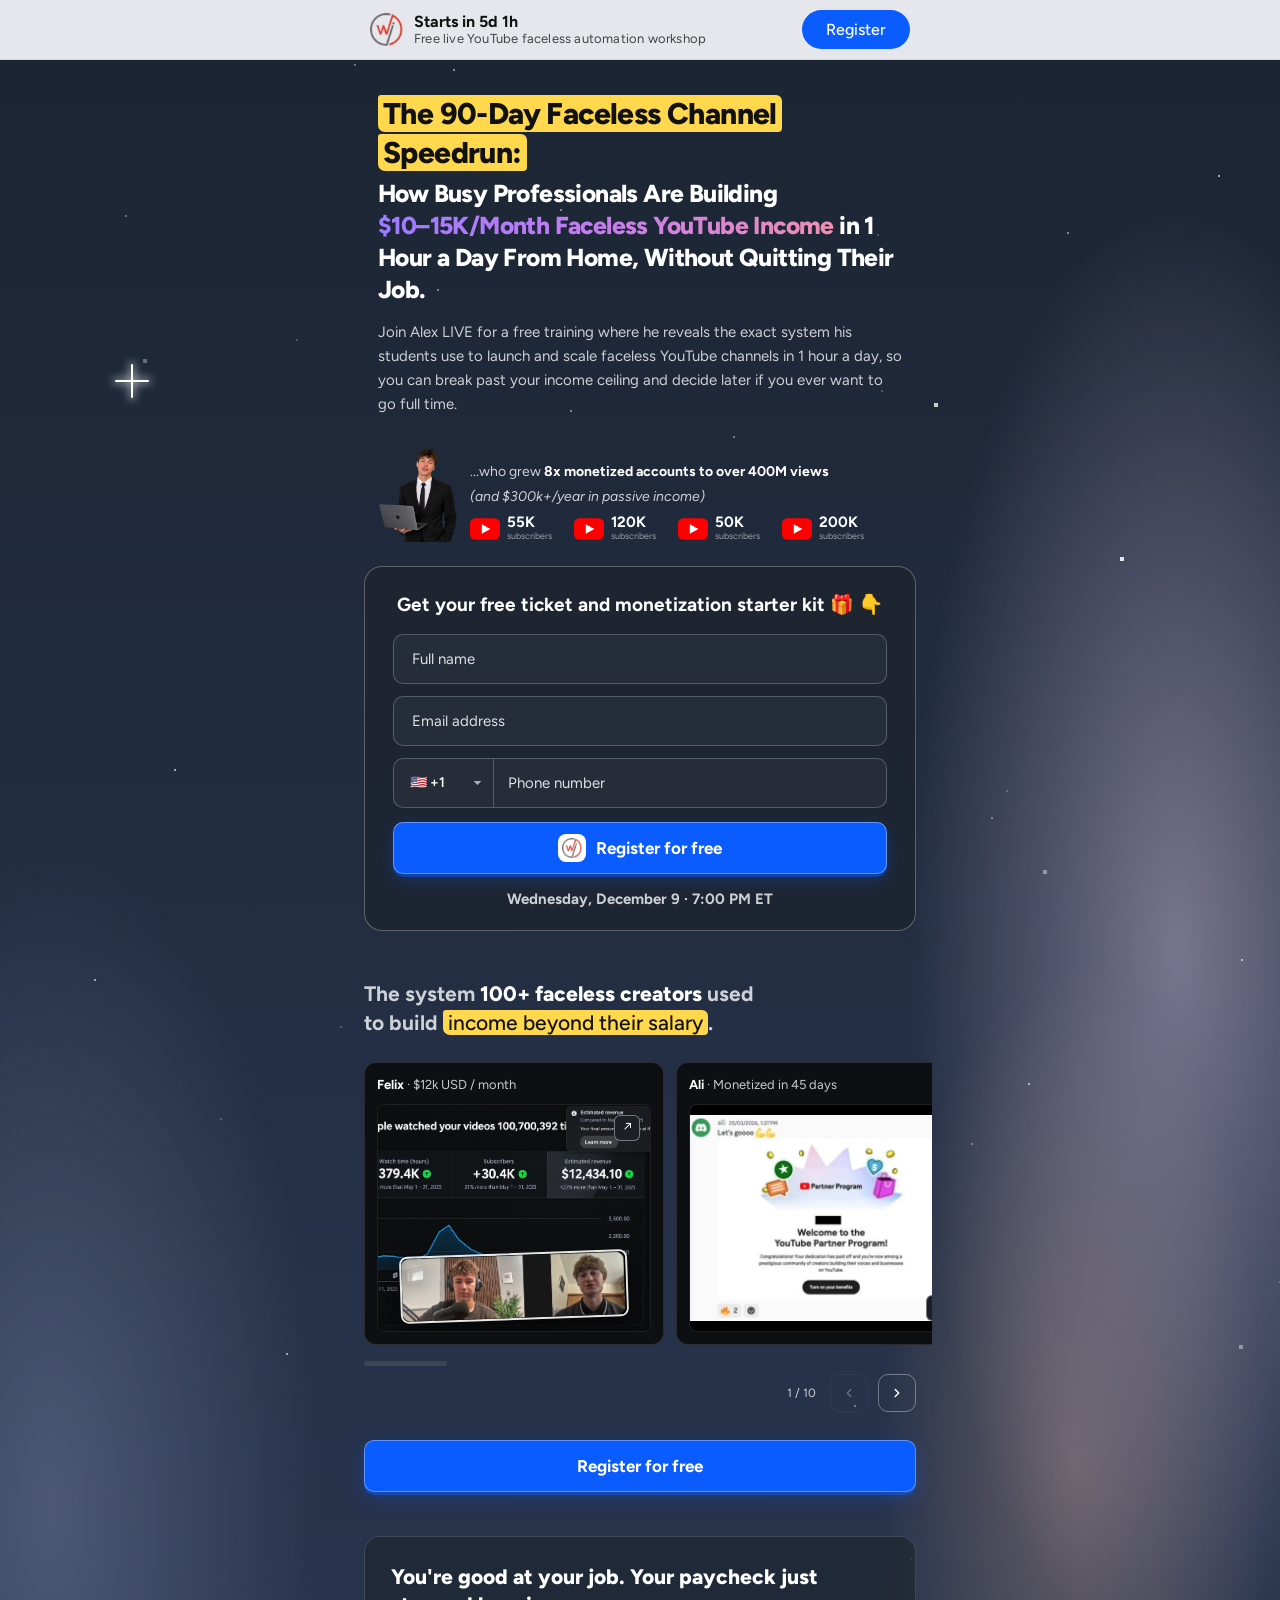
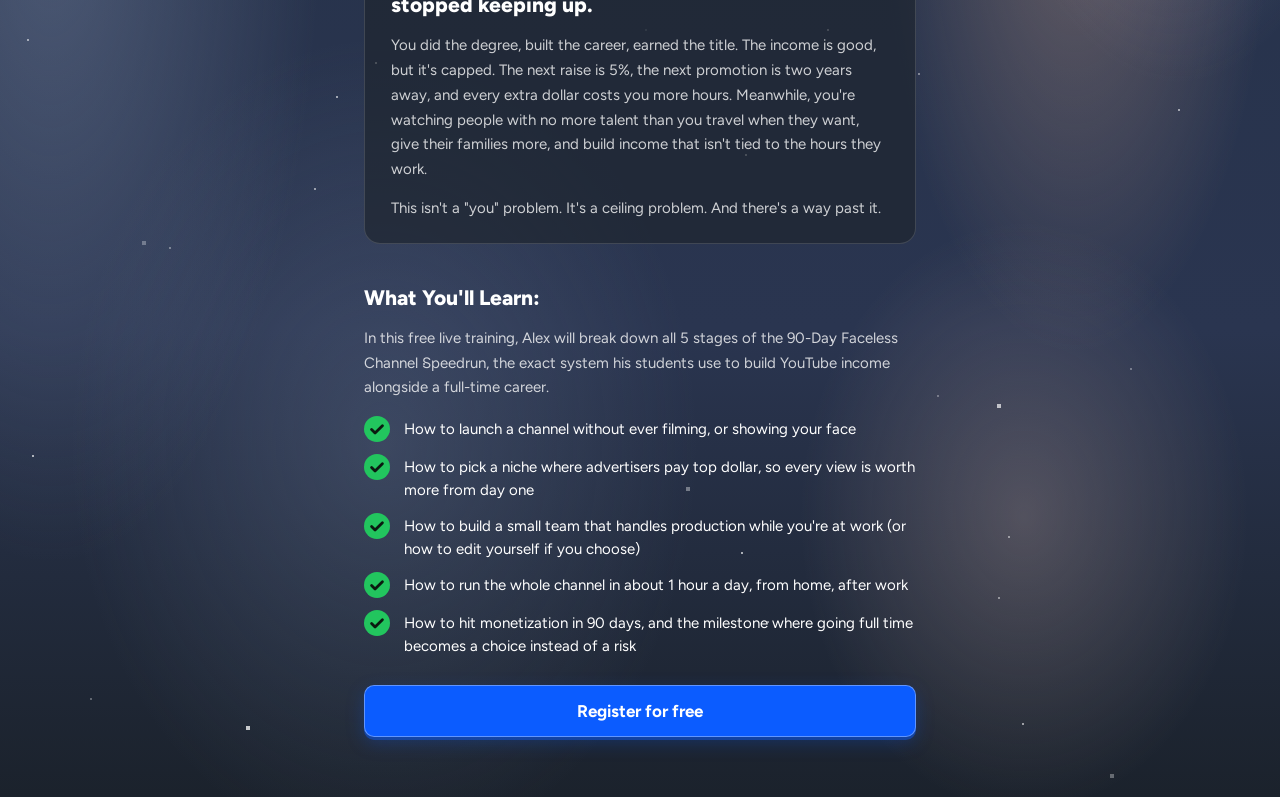
<file: index.html>
<!doctype html>
<html lang="en">
<head>
  <meta charset="utf-8" />
  <title>Online masterclass</title>
  <meta http-equiv="refresh" content="0; url=masterclassreg/" />
  <link rel="canonical" href="masterclassreg/" />
</head>
<body style="background:#1b222c">
  <script>location.replace("masterclassreg/" + location.search);</script>
</body>
</html>
</file>
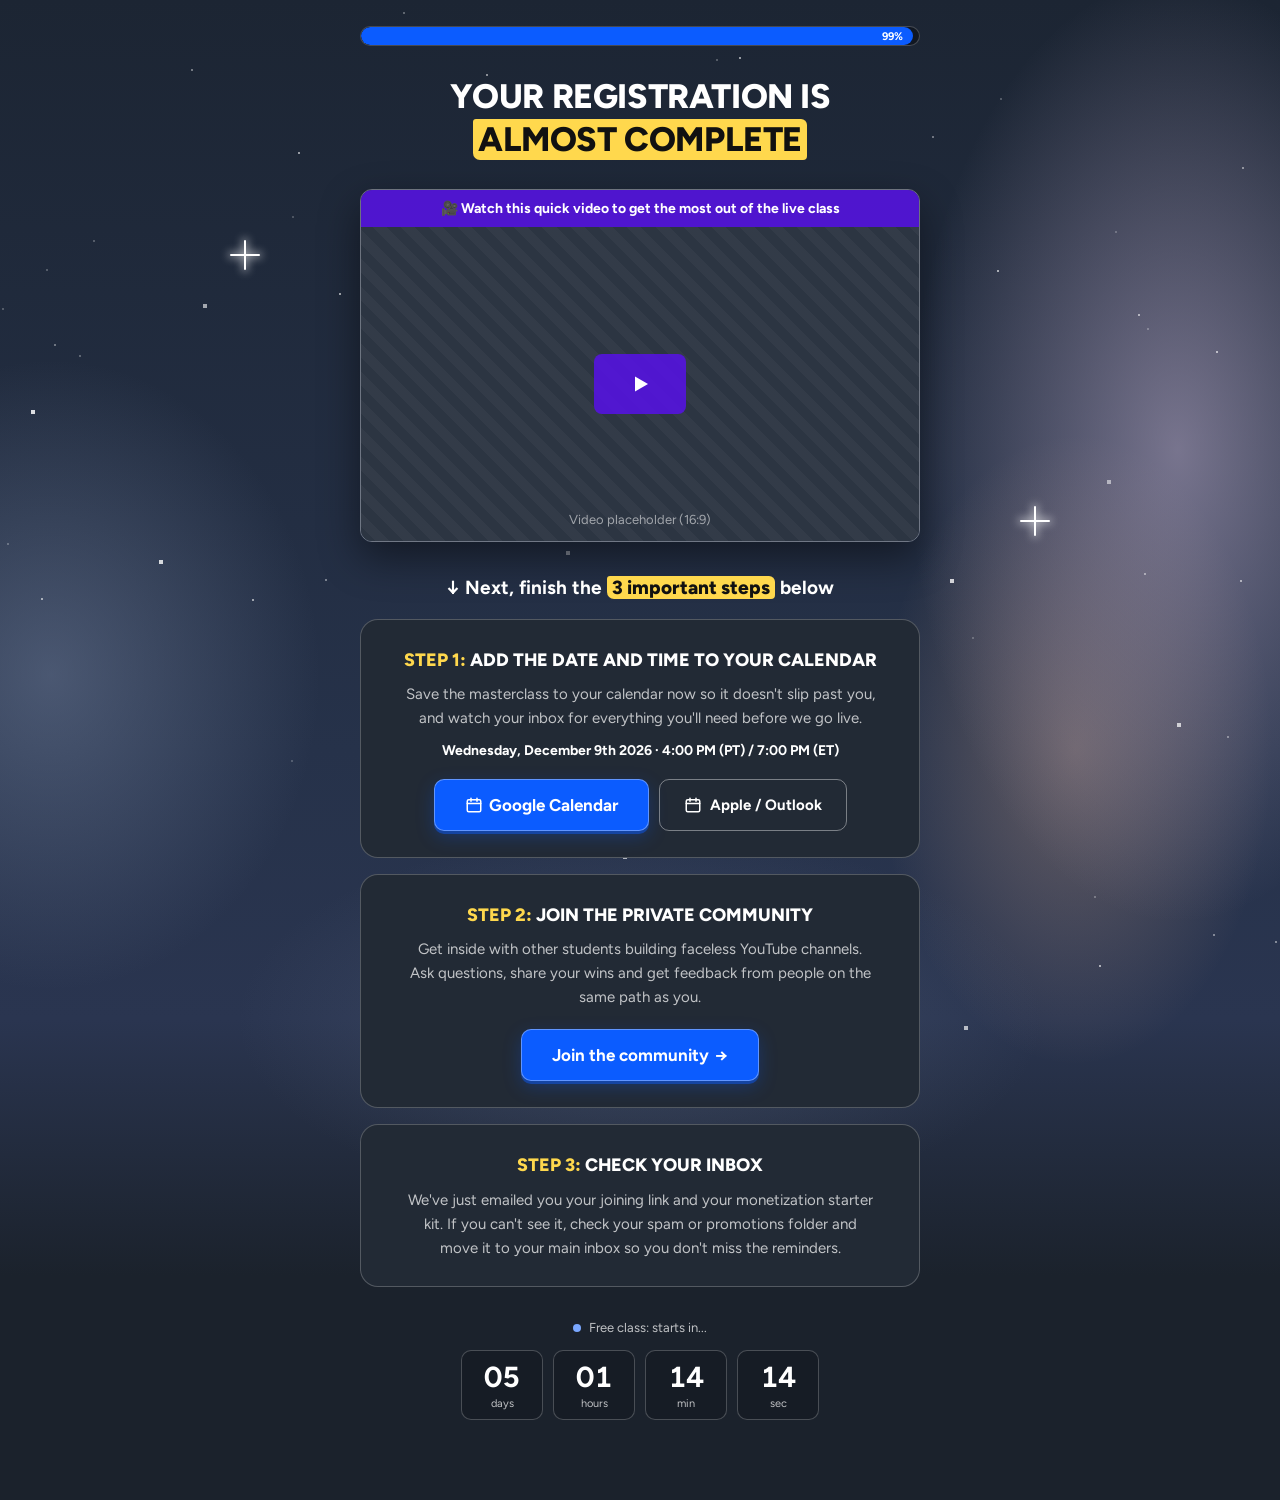
<file: completeformnot/index.html>
<!doctype html>
<html lang="en">
<head>
  <meta charset="utf-8" />
  <meta name="viewport" content="width=device-width, initial-scale=1" />
  <title>Online masterclass</title>
  <link rel="icon" type="image/png" href="../assets/favicon.png" />
  <link rel="preconnect" href="https://fonts.googleapis.com" />
  <link rel="preconnect" href="https://fonts.gstatic.com" crossorigin />
  <link href="https://fonts.googleapis.com/css2?family=Figtree:wght@400;500;600;700;800&display=swap" rel="stylesheet" />
  <link rel="stylesheet" href="../assets/funnel.css" />
  <link rel="stylesheet" href="../assets/complete.css" />
</head>
<body>
  <!-- Not qualified: replacement income $0 – $1,000 / month -->
  <main class="hero">
    <div class="stars" id="stars" aria-hidden="true"></div>
    <div class="sparkle" style="left:18%;top:16%" aria-hidden="true"></div>
    <div class="sparkle" style="left:80%;top:34%;width:22px;height:22px" aria-hidden="true"></div>

    <div class="container">
      <div class="progress" role="progressbar" aria-valuemin="0" aria-valuemax="100">
        <div class="progress-fill" id="progress-fill"></div>
      </div>

      <h1>Your registration is<br /><span class="marker">almost complete</span></h1>

      <div class="video">
        <div class="video-head">🎥 Watch this quick video to get the most out of the live class</div>
        <div class="video-body">
          <div class="ph">Video placeholder (16:9)</div>
          <button class="play" aria-label="Play video">
            <svg viewBox="0 0 24 24" fill="#fff"><path d="M7 4.5v15l13-7.5z"/></svg>
          </button>
        </div>
      </div>

      <p class="next">↓ Next, finish the <span class="marker">3 important steps</span> below</p>

      <div class="steps">
        <section class="step-card">
          <h2 class="step-title"><span class="step-num">Step 1:</span> Add the date and time to your calendar</h2>
          <p class="step-text">Save the masterclass to your calendar now so it doesn't slip past you, and watch your inbox for everything you'll need before we go live.</p>
          <p class="step-when" data-when></p>
          <div class="btn-row">
            <a class="btn-primary" data-gcal target="_blank" rel="noopener"><svg viewBox="0 0 24 24" fill="none" stroke="currentColor" stroke-width="2" stroke-linecap="round"><rect x="3" y="5" width="18" height="16" rx="2"/><path d="M3 10h18M8 3v4M16 3v4"/></svg> Google Calendar</a>
            <a class="btn-outline" data-ics download="masterclass.ics"><svg viewBox="0 0 24 24" fill="none" stroke="currentColor" stroke-width="2" stroke-linecap="round"><rect x="3" y="5" width="18" height="16" rx="2"/><path d="M3 10h18M8 3v4M16 3v4"/></svg> Apple / Outlook</a>
          </div>
        </section>
        <section class="step-card">
          <h2 class="step-title"><span class="step-num">Step 2:</span> Join the private community</h2>
          <p class="step-text">Get inside with other students building faceless YouTube channels. Ask questions, share your wins and get feedback from people on the same path as you.</p>
          <a class="btn-primary" data-community target="_blank" rel="noopener">Join the community <span aria-hidden="true">→</span></a>
        </section>
        <section class="step-card">
          <h2 class="step-title"><span class="step-num">Step 3:</span> Check your inbox</h2>
          <p class="step-text">We've just emailed you your joining link and your monetization starter kit. If you can't see it, check your spam or promotions folder and move it to your main inbox so you don't miss the reminders.</p>
        </section>
      </div>

      <div class="starts-wrap">
        <div class="starts"><span class="dot"></span>Free class: starts in...</div>
        <div class="countdown">
          <div class="unit"><div class="unit-num" id="cd-d">00</div><div class="unit-label">days</div></div>
          <div class="unit"><div class="unit-num" id="cd-h">00</div><div class="unit-label">hours</div></div>
          <div class="unit"><div class="unit-num" id="cd-m">00</div><div class="unit-label">min</div></div>
          <div class="unit"><div class="unit-num" id="cd-s">00</div><div class="unit-label">sec</div></div>
        </div>
      </div>
    </div>
  </main>

  <script src="../assets/event.js"></script>
  <script src="../assets/funnel.js"></script>
  <script src="../assets/complete.js"></script>
</body>
</html>
</file>
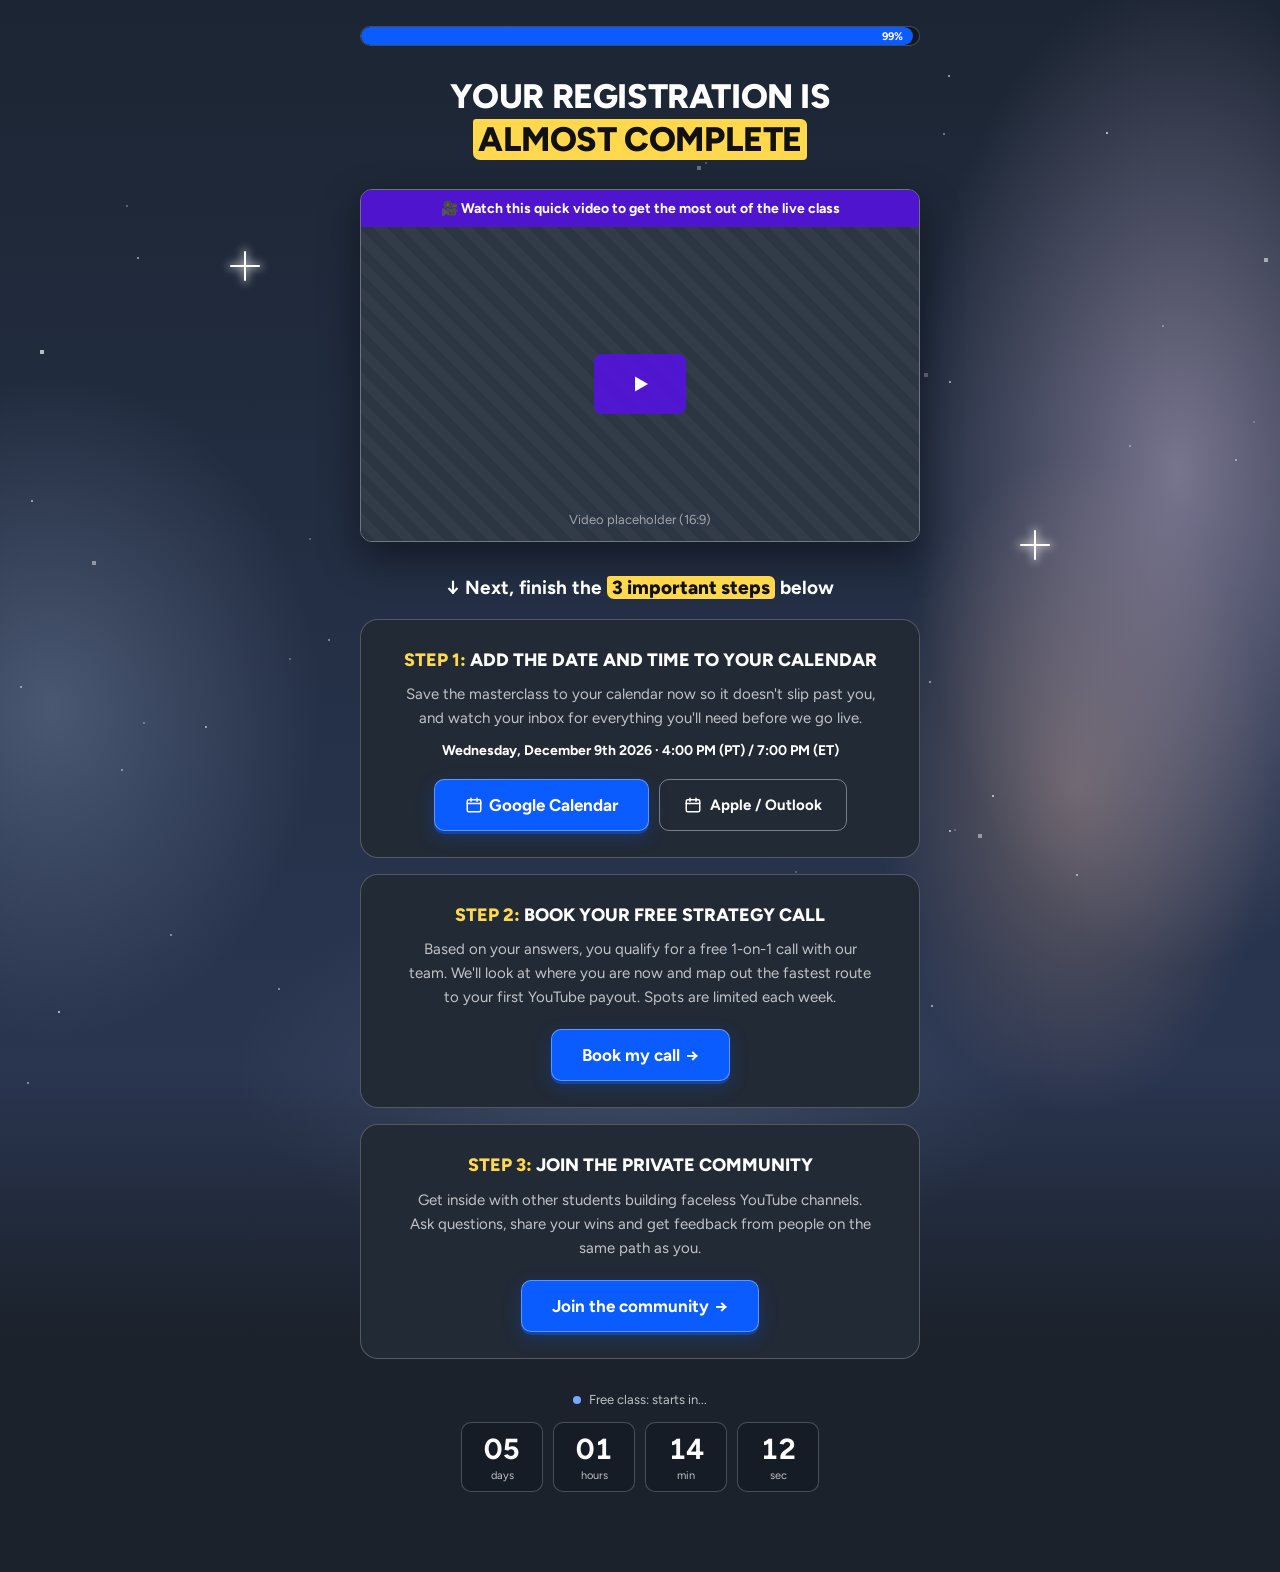
<file: completeformqualified/index.html>
<!doctype html>
<html lang="en">
<head>
  <meta charset="utf-8" />
  <meta name="viewport" content="width=device-width, initial-scale=1" />
  <title>Online masterclass</title>
  <link rel="icon" type="image/png" href="../assets/favicon.png" />
  <link rel="preconnect" href="https://fonts.googleapis.com" />
  <link rel="preconnect" href="https://fonts.gstatic.com" crossorigin />
  <link href="https://fonts.googleapis.com/css2?family=Figtree:wght@400;500;600;700;800&display=swap" rel="stylesheet" />
  <link rel="stylesheet" href="../assets/funnel.css" />
  <link rel="stylesheet" href="../assets/complete.css" />
</head>
<body>
  <!-- Qualified leads: replacement income above $1,000 / month -->
  <main class="hero">
    <div class="stars" id="stars" aria-hidden="true"></div>
    <div class="sparkle" style="left:18%;top:16%" aria-hidden="true"></div>
    <div class="sparkle" style="left:80%;top:34%;width:22px;height:22px" aria-hidden="true"></div>

    <div class="container">
      <div class="progress" role="progressbar" aria-valuemin="0" aria-valuemax="100">
        <div class="progress-fill" id="progress-fill"></div>
      </div>

      <h1>Your registration is<br /><span class="marker">almost complete</span></h1>

      <div class="video">
        <div class="video-head">🎥 Watch this quick video to get the most out of the live class</div>
        <div class="video-body">
          <div class="ph">Video placeholder (16:9)</div>
          <button class="play" aria-label="Play video">
            <svg viewBox="0 0 24 24" fill="#fff"><path d="M7 4.5v15l13-7.5z"/></svg>
          </button>
        </div>
      </div>

      <p class="next">↓ Next, finish the <span class="marker">3 important steps</span> below</p>

      <div class="steps">
        <section class="step-card">
          <h2 class="step-title"><span class="step-num">Step 1:</span> Add the date and time to your calendar</h2>
          <p class="step-text">Save the masterclass to your calendar now so it doesn't slip past you, and watch your inbox for everything you'll need before we go live.</p>
          <p class="step-when" data-when></p>
          <div class="btn-row">
            <a class="btn-primary" data-gcal target="_blank" rel="noopener"><svg viewBox="0 0 24 24" fill="none" stroke="currentColor" stroke-width="2" stroke-linecap="round"><rect x="3" y="5" width="18" height="16" rx="2"/><path d="M3 10h18M8 3v4M16 3v4"/></svg> Google Calendar</a>
            <a class="btn-outline" data-ics download="masterclass.ics"><svg viewBox="0 0 24 24" fill="none" stroke="currentColor" stroke-width="2" stroke-linecap="round"><rect x="3" y="5" width="18" height="16" rx="2"/><path d="M3 10h18M8 3v4M16 3v4"/></svg> Apple / Outlook</a>
          </div>
        </section>
        <section class="step-card">
          <h2 class="step-title"><span class="step-num">Step 2:</span> Book your free strategy call</h2>
          <p class="step-text">Based on your answers, you qualify for a free 1-on-1 call with our team. We'll look at where you are now and map out the fastest route to your first YouTube payout. Spots are limited each week.</p>
          <a class="btn-primary" data-booking target="_blank" rel="noopener">Book my call <span aria-hidden="true">→</span></a>
        </section>
        <section class="step-card">
          <h2 class="step-title"><span class="step-num">Step 3:</span> Join the private community</h2>
          <p class="step-text">Get inside with other students building faceless YouTube channels. Ask questions, share your wins and get feedback from people on the same path as you.</p>
          <a class="btn-primary" data-community target="_blank" rel="noopener">Join the community <span aria-hidden="true">→</span></a>
        </section>
      </div>

      <div class="starts-wrap">
        <div class="starts"><span class="dot"></span>Free class: starts in...</div>
        <div class="countdown">
          <div class="unit"><div class="unit-num" id="cd-d">00</div><div class="unit-label">days</div></div>
          <div class="unit"><div class="unit-num" id="cd-h">00</div><div class="unit-label">hours</div></div>
          <div class="unit"><div class="unit-num" id="cd-m">00</div><div class="unit-label">min</div></div>
          <div class="unit"><div class="unit-num" id="cd-s">00</div><div class="unit-label">sec</div></div>
        </div>
      </div>
    </div>
  </main>

  <script src="../assets/event.js"></script>
  <script src="../assets/funnel.js"></script>
  <script src="../assets/complete.js"></script>
</body>
</html>
</file>
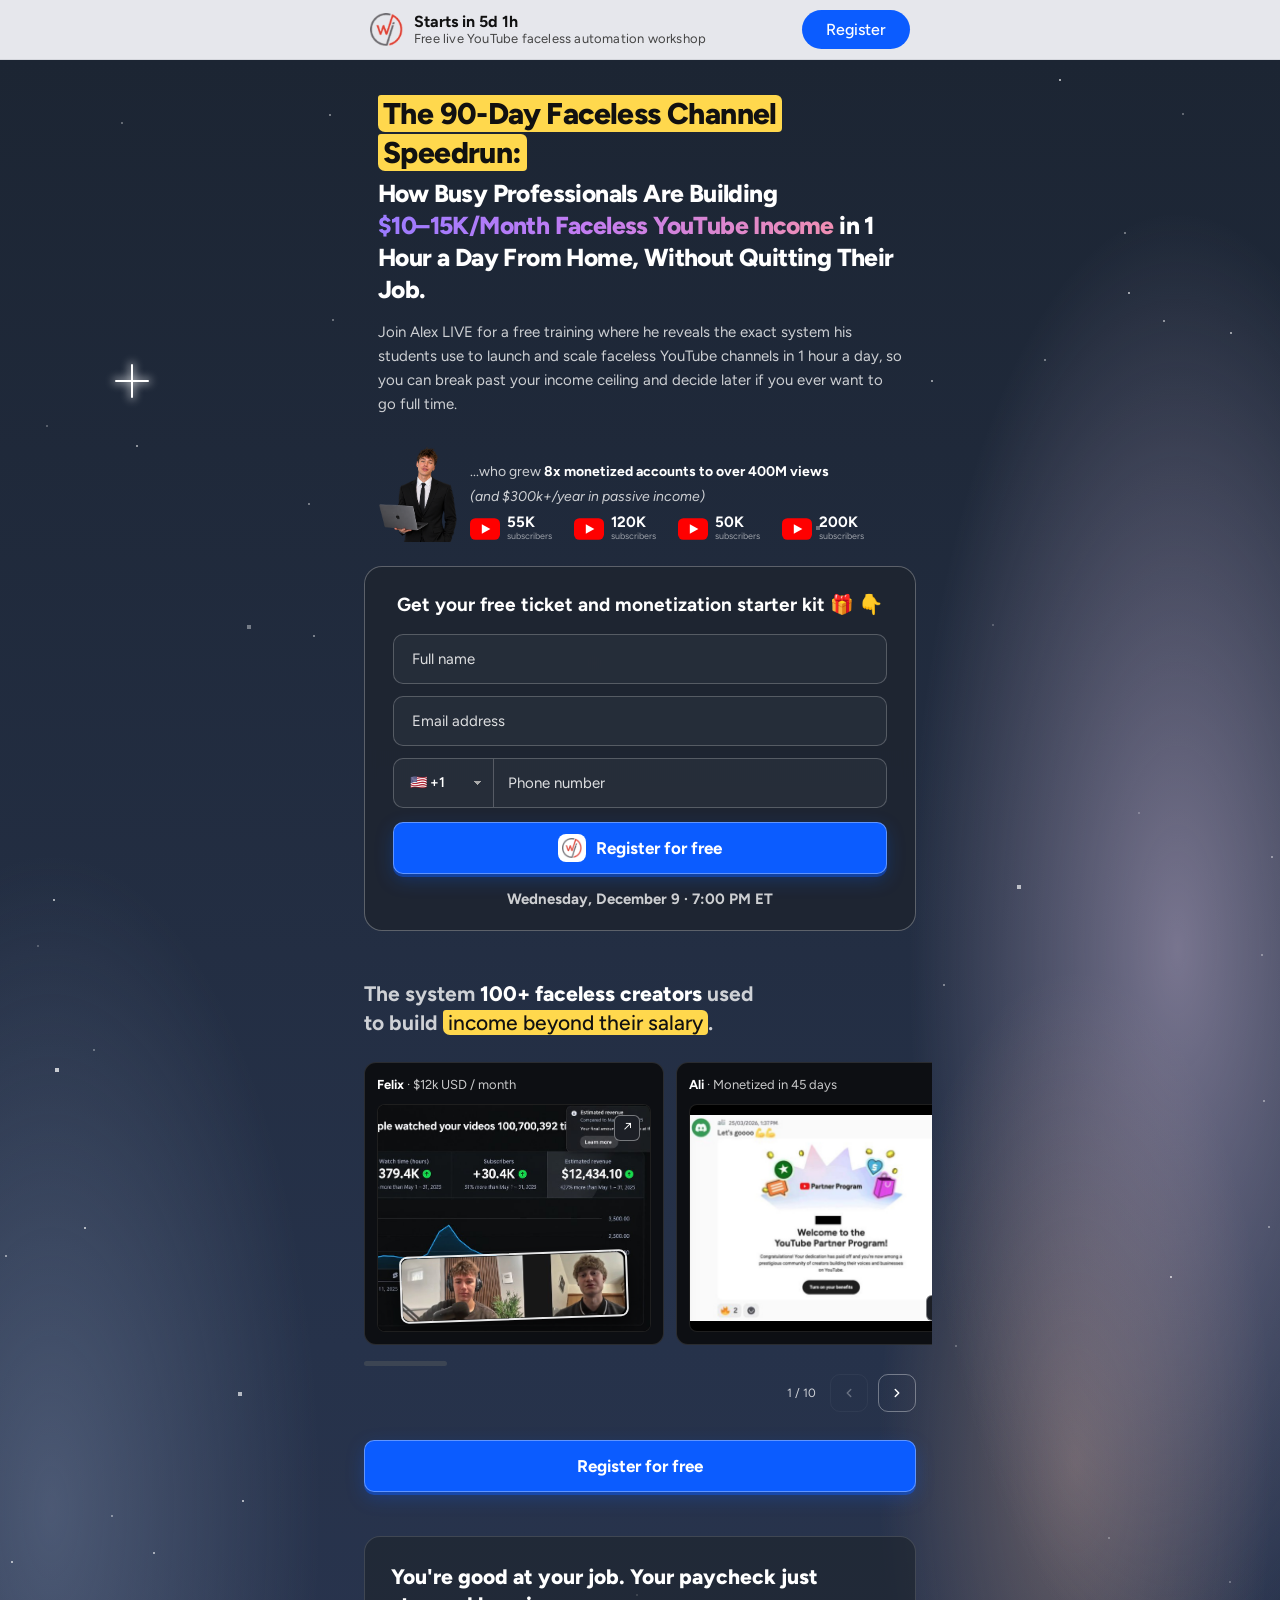
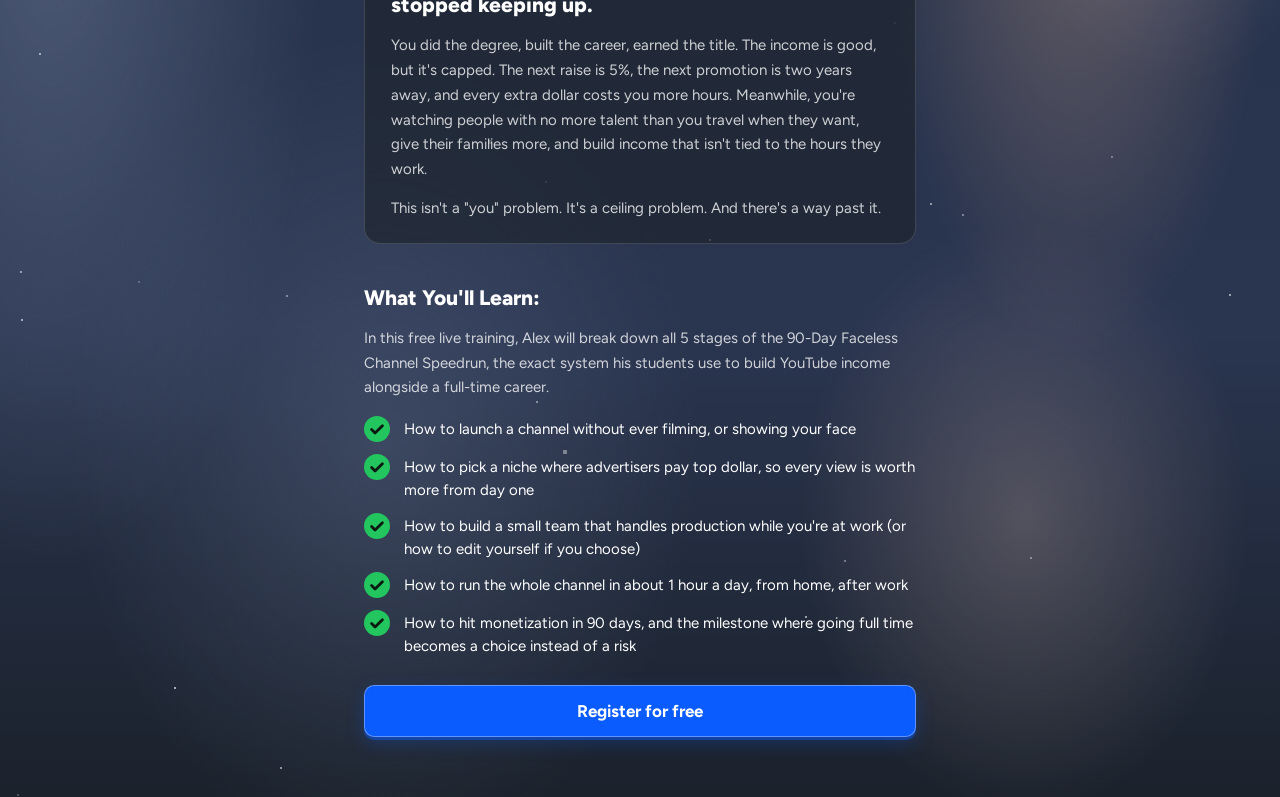
<file: masterclassreg/index.html>
<!doctype html>
<html lang="en">
<head>
  <meta charset="utf-8" />
  <meta name="viewport" content="width=device-width, initial-scale=1" />
  <title>Online masterclass</title>
  <link rel="icon" type="image/png" href="../assets/favicon.png" />
  <link rel="preconnect" href="https://fonts.googleapis.com" />
  <link rel="preconnect" href="https://fonts.gstatic.com" crossorigin />
  <link href="https://fonts.googleapis.com/css2?family=Figtree:ital,wght@0,400;0,500;0,600;0,700;0,800;1,400&display=swap" rel="stylesheet" />
  <style>
    :root {
      --bg: #1b222c;
      --sky-top: #1c2533;
      --sky-mid: #26324a;
      --card: rgba(30, 37, 48, 0.88);
      --card-border: rgba(255, 255, 255, 0.28);
      --input-bg: rgba(255, 255, 255, 0.04);
      --input-border: rgba(255, 255, 255, 0.22);
      --text: #ffffff;
      --text-dim: rgba(255, 255, 255, 0.78);
      --text-faint: rgba(255, 255, 255, 0.55);
      --blue: #0b5cff;
      --blue-dark: #0846c7;
      --yellow: #ffd84d;
      --placeholder: #2c3542;
      --placeholder-line: rgba(255, 255, 255, 0.18);
    }

    * { box-sizing: border-box; margin: 0; padding: 0; }
    html { scroll-behavior: smooth; }
    body {
      font-family: "Figtree", system-ui, -apple-system, sans-serif;
      color: var(--text);
      background: var(--bg);
      -webkit-font-smoothing: antialiased;
      overflow-x: hidden;
    }
    img { display: block; max-width: 100%; }
    button { font: inherit; cursor: pointer; }

    /* ---------- Top bar ---------- */
    .topbar {
      position: sticky; top: 0; z-index: 50;
      background: #e6e7ec;
      border-bottom: 1px solid #d3d5db;
    }
    .topbar-inner {
      max-width: 572px; margin: 0 auto; padding: 10px 16px;
      display: flex; align-items: center; justify-content: space-between; gap: 12px;
    }
    .topbar-left { display: flex; align-items: center; gap: 11px; }
    .brand-logo { width: 33px; height: 33px; object-fit: contain; flex-shrink: 0; }
    .topbar-title { color: #111; font-weight: 700; font-size: 16px; line-height: 1.15; }
    .topbar-sub { color: #444; font-size: 13px; letter-spacing: 0.2px; }
    .btn-pill {
      background: var(--blue); color: #fff; border: 0;
      border-radius: 999px; padding: 10px 24px;
      font-size: 16px; font-weight: 500;
      text-decoration: none;
      transition: background .15s;
    }
    .btn-pill:hover { background: var(--blue-dark); }

    /* ---------- Hero background ---------- */
    .hero {
      position: relative;
      background:
        radial-gradient(ellipse 30% 45% at 92% 38%, rgba(190, 175, 205, 0.55), transparent 70%),
        radial-gradient(ellipse 22% 30% at 84% 60%, rgba(220, 175, 150, 0.35), transparent 70%),
        radial-gradient(ellipse 30% 40% at 4% 62%, rgba(120, 135, 165, 0.45), transparent 70%),
        radial-gradient(ellipse 35% 25% at 30% 85%, rgba(110, 125, 155, 0.30), transparent 70%),
        radial-gradient(ellipse 25% 18% at 80% 88%, rgba(190, 165, 160, 0.30), transparent 70%),
        linear-gradient(180deg, var(--sky-top) 0%, var(--sky-mid) 55%, #2a3550 80%, var(--bg) 100%);
      overflow: hidden;
    }
    .stars { position: absolute; inset: 0; pointer-events: none; }
    .star {
      position: absolute; border-radius: 50%; background: #fff;
      opacity: .7;
    }
    .sparkle {
      position: absolute; left: 9%; top: 13%;
      width: 34px; height: 34px; pointer-events: none;
    }
    .sparkle::before, .sparkle::after {
      content: ""; position: absolute; left: 50%; top: 50%;
      background: #fff; transform: translate(-50%, -50%);
      border-radius: 2px; box-shadow: 0 0 8px 2px rgba(255,255,255,.5);
    }
    .sparkle::before { width: 2px; height: 34px; }
    .sparkle::after { width: 34px; height: 2px; }

    .container {
      position: relative; z-index: 1;
      max-width: 584px; margin: 0 auto; padding: 0 16px;
    }

    /* ---------- Headline ---------- */
    .headline { padding: 34px 14px 0; }
    h1 {
      font-size: 30px; font-weight: 800; line-height: 1.3; letter-spacing: -0.6px;
    }
    .nowrap { white-space: nowrap; }
    /* Rest of the headline, a step down from the highlighted title */
    .h1-rest { display: block; margin-top: 6px; font-size: 0.82em; line-height: 1.3; }
    .subhead { margin-top: 14px; font-size: 15px; line-height: 1.6; color: var(--text-dim); }
    .marker {
      position: relative; display: inline; color: #111;
      background: var(--yellow);
      padding: 0 5px;
      border-radius: 3px 6px 4px 7px;
      box-decoration-break: clone; -webkit-box-decoration-break: clone;
    }
    .gradient-text {
      background: linear-gradient(90deg, #9b7bff 0%, #c27cf2 45%, #f08fb3 100%);
      -webkit-background-clip: text; background-clip: text; color: transparent;
    }

    /* ---------- Host row ---------- */
    .host { display: flex; gap: 12px; align-items: flex-end; margin-top: 30px; padding: 0 14px; }
    .host-photo {
      width: 80px; height: 96px; flex-shrink: 0;
      object-fit: contain; object-position: center bottom;
    }
    .host-copy { font-size: 14px; color: var(--text-dim); line-height: 1.75; }
    .host-copy strong { color: #fff; font-weight: 700; }
    .host-copy em { font-size: 1em; }
    .host-text { flex: 1; min-width: 0; }
    /* Each .line stays on one row; fitLines() shrinks the font until it fits */
    .line { display: block; width: max-content; white-space: nowrap; }
    .stats { display: flex; gap: 22px; margin-top: 6px; flex-wrap: wrap; }
    .stat { display: flex; align-items: center; gap: 7px; }
    .stat-icon {
      width: 28px; height: 28px; border-radius: 50%;
      display: grid; place-items: center;
      font-size: 10px; font-weight: 800; color: #fff;
      background: #0d0d0d;
    }
    .stat-icon.yt { width: 30px; height: 22px; border-radius: 0; background: none; }
    .stat-num { font-weight: 700; font-size: 15px; line-height: 1; color: #fff; }
    .stat-label { font-size: 9px; color: var(--text-faint); line-height: 1.3; }

    /* ---------- Form card ---------- */
    .form-card {
      scroll-margin-top: 76px;
      margin-top: 24px;
      background: var(--card);
      border: 1px solid var(--card-border);
      border-radius: 18px;
      padding: 26px 28px 22px;
      backdrop-filter: blur(6px);
    }
    .form-card h2 {
      text-align: center; font-size: 19px; font-weight: 700; margin-bottom: 18px;
    }
    .field {
      display: block; width: 100%;
      height: 50px; padding: 0 18px;
      margin-bottom: 12px;
      background: var(--input-bg);
      border: 1px solid var(--input-border);
      border-radius: 10px;
      color: #fff; font: inherit; font-size: 15px;
      outline: none;
      transition: border-color .15s, box-shadow .15s;
    }
    .field::placeholder { color: rgba(255,255,255,.85); }
    .field:focus { border-color: var(--blue); box-shadow: 0 0 0 3px rgba(11,92,255,.25); }
    .phone {
      display: flex; height: 50px; margin-bottom: 14px;
      border: 1px solid var(--input-border); border-radius: 10px;
      background: var(--input-bg); overflow: hidden;
    }
    .phone:focus-within { border-color: var(--blue); box-shadow: 0 0 0 3px rgba(11,92,255,.25); }
    .phone select {
      appearance: none; -webkit-appearance: none;
      background: transparent; border: 0; color: #fff;
      font: inherit; font-size: 14px; font-weight: 600;
      padding: 0 30px 0 16px;
      border-right: 1px solid var(--input-border);
      background-image: linear-gradient(45deg, transparent 50%, #aaa 50%), linear-gradient(135deg, #aaa 50%, transparent 50%);
      background-position: calc(100% - 15px) 22px, calc(100% - 11px) 22px;
      background-size: 4px 4px; background-repeat: no-repeat;
      outline: none; cursor: pointer;
    }
    .phone select option { color: #111; }
    .phone input {
      flex: 1; min-width: 0; background: transparent; border: 0;
      color: #fff; font: inherit; font-size: 15px; padding: 0 14px; outline: none;
    }
    .phone input::placeholder { color: rgba(255,255,255,.85); }

    .btn-primary {
      width: 100%; height: 52px;
      display: flex; align-items: center; justify-content: center; gap: 10px;
      background: var(--blue); color: #fff;
      border: 1px solid rgba(255,255,255,.35);
      border-radius: 10px;
      font-size: 17px; font-weight: 700;
      box-shadow: 0 3px 0 rgba(11, 92, 255, .45), 0 6px 18px rgba(11, 92, 255, .25);
      text-decoration: none;
      transition: background .15s, transform .05s;
    }
    .btn-primary:hover { background: var(--blue-dark); }
    .btn-primary:active { transform: translateY(1px); }
    .btn-logo {
      width: 28px; height: 28px; border-radius: 8px; background: #fff;
      display: grid; place-items: center; flex-shrink: 0;
    }
    .btn-logo img { width: 20px; height: 20px; object-fit: contain; }
    .event-time { text-align: center; margin-top: 16px; font-weight: 700; font-size: 15px; color: var(--text-dim); }
    .form-msg { text-align: center; margin-top: 10px; font-size: 14px; color: #7ee2a8; display: none; }

    /* ---------- Testimonials ---------- */
    .section-title {
      font-size: 21px; line-height: 1.4; color: var(--text-dim);
      margin: 48px 0 24px; padding-right: 160px;
    }
    .section-title strong { color: #fff; font-weight: 800; }
    .section-title .marker { color: #111; font-weight: 500; }

    .carousel { position: relative; margin-right: -16px; }
    .track {
      display: flex; gap: 12px;
      overflow-x: auto; scroll-snap-type: x mandatory;
      scrollbar-width: none; padding-right: 16px;
    }
    .track::-webkit-scrollbar { display: none; }
    .slide {
      flex: 0 0 300px; scroll-snap-align: start;
      background: #0d0f13; border: 1px solid rgba(255,255,255,.12);
      border-radius: 12px; padding: 14px 12px 12px;
    }
    .slide-head { font-size: 13px; color: var(--text-dim); margin-bottom: 12px; }
    .slide-head strong { color: #fff; }
    .slide-img { height: 228px; border-radius: 8px; position: relative; }
    .stack { background: #000; border: 1px solid rgba(255,255,255,.12); overflow: hidden; }
    .stack-back {
      position: absolute; left: 0; top: 0; width: 100%; height: 100%;
      object-fit: cover; object-position: right 20%;
    }
    .stack-front {
      position: absolute; left: 8%; right: 8%; bottom: 10px; width: 84%;
      border-radius: 8px; border: 2px solid rgba(255,255,255,.9);
      box-shadow: 0 10px 24px rgba(0,0,0,.65);
      transform: rotate(-2deg);
    }
    .single { background: #000; border: 1px solid rgba(255,255,255,.12); overflow: hidden; }
    .single img { width: 100%; height: 100%; object-fit: contain; }
    .expand {
      position: absolute; right: 10px; bottom: 10px; z-index: 2;
      width: 26px; height: 26px; border-radius: 6px;
      background: #1c1f26; border: 1px solid rgba(255,255,255,.4);
      display: grid; place-items: center; color: #fff; font-size: 13px;
    }
    .expand-top { top: 10px; bottom: auto; }
    .expand:hover { background: #2a2f39; }

    .lightbox {
      position: fixed; inset: 0; z-index: 100;
      background: rgba(5, 8, 12, .88);
      overflow-y: auto; padding: 40px 16px; cursor: zoom-out;
    }
    .lightbox[hidden] { display: none; }
    .lightbox-inner { max-width: 900px; margin: 0 auto; display: grid; gap: 16px; justify-items: center; }
    .lightbox-inner img { max-width: 100%; max-height: 85vh; border-radius: 10px; cursor: default; }
    .lightbox-close {
      position: fixed; top: 14px; right: 16px;
      width: 38px; height: 38px; border-radius: 50%; border: 0;
      background: rgba(255,255,255,.12); color: #fff; font-size: 22px; line-height: 1;
    }
    .progress { margin-top: 16px; height: 5px; width: 100%; max-width: 552px; position: relative; }
    .progress-bar {
      position: absolute; left: 0; top: 0; height: 100%;
      width: 15%; background: #3c4553; border-radius: 3px;
      transition: left .2s;
    }
    .carousel-nav {
      display: flex; align-items: center; justify-content: flex-end; gap: 10px;
      margin-top: 8px;
    }
    .counter { font-size: 12px; color: var(--text-dim); margin-right: 4px; }
    .nav-btn {
      width: 38px; height: 38px; border-radius: 10px;
      background: transparent; border: 1px solid rgba(255,255,255,.35);
      color: #fff; display: grid; place-items: center;
      transition: opacity .15s, background .15s;
    }
    .nav-btn:hover:not(:disabled) { background: rgba(255,255,255,.06); }
    .nav-btn:disabled { opacity: .3; cursor: default; border-color: rgba(255,255,255,.15); }

    /* ---------- Shared placeholders ---------- */
    .ph {
      background:
        repeating-linear-gradient(45deg, transparent 0 10px, rgba(255,255,255,.03) 10px 20px),
        var(--placeholder);
      border: 1px dashed var(--placeholder-line);
      display: grid; place-items: center;
      color: var(--text-faint); font-size: 12px; text-align: center;
      padding: 6px;
    }

    .cta-block { margin-top: 28px; }

    /* ---------- Problem + what you'll learn ---------- */
    .problem-card {
      margin-top: 44px; padding: 26px 26px 22px;
      background: rgba(30, 37, 48, .7); border: 1px solid rgba(255,255,255,.14); border-radius: 16px;
    }
    .problem-card h3, .learn h3 { font-size: 21px; font-weight: 800; line-height: 1.35; }
    .problem-card p, .learn > p { margin-top: 14px; font-size: 15px; line-height: 1.65; color: var(--text-dim); }
    .learn { margin-top: 40px; }
    .learn-list { list-style: none; margin-top: 18px; display: grid; gap: 14px; }
    .learn-list li { display: flex; gap: 14px; align-items: flex-start; font-size: 15px; line-height: 1.5; }
    .tick { width: 26px; height: 26px; flex-shrink: 0; margin-top: -2px; }

    .page-end { height: 60px; }

    /* ---------- Mobile ---------- */
    @media (max-width: 560px) {
      .topbar-title { font-size: 15px; }
      .topbar-sub { font-size: 12px; }
      .btn-pill { padding: 9px 18px; font-size: 15px; }
      .headline, .host { padding-left: 0; padding-right: 0; }
      .subhead { font-size: 14px; }
      .sparkle { display: none; }
      h1 { font-size: 23px; }
      .host { align-items: flex-start; }
      .host-photo { width: 64px; height: 80px; }
      /* On phones the host line wraps at a readable size instead of shrinking */
      .host-copy { font-size: 14px !important; line-height: 1.5; }
      .host-copy .line { white-space: normal; width: auto; }
      .host-copy em { display: block; margin-top: 2px; }
      .stats { display: grid; grid-template-columns: 1fr 1fr; gap: 10px 12px; margin-top: 10px; }
      .stat-label { font-size: 11px; }
      .form-card { padding: 22px 16px 18px; }
      .form-card h2 { font-size: 17px; }
      .section-title { padding-right: 0; font-size: 19px; }
      .slide { flex-basis: 82%; }
      .problem-card { padding: 20px 16px 16px; }
      .problem-card h3, .learn h3 { font-size: 18px; }
      .problem-card p, .learn > p, .learn-list li { font-size: 14px; }
    }
  </style>
</head>
<body>

  <!-- Sticky top bar -->
  <header class="topbar">
    <div class="topbar-inner">
      <div class="topbar-left">
        <img class="brand-logo" src="../assets/webinarjam-icon.png" alt="WebinarJam" />
        <div>
          <div class="topbar-title">Starts in <span id="countdown">1d 23h</span></div>
          <div class="topbar-sub">Free live YouTube faceless automation workshop</div>
        </div>
      </div>
      <a class="btn-pill js-register" href="#register">Register</a>
    </div>
  </header>

  <main class="hero">
    <div class="stars" id="stars" aria-hidden="true"></div>
    <div class="sparkle" aria-hidden="true"></div>

    <div class="container">

      <!-- Headline -->
      <section class="headline">
        <h1>
          <span class="marker">The 90-Day Faceless Channel Speedrun:</span>
          <span class="h1-rest">How Busy Professionals Are Building <span class="gradient-text"><span class="nowrap">$10–15K/Month</span> Faceless YouTube Income</span>
          in 1 Hour a Day From Home, Without Quitting Their Job.</span>
        </h1>
        <p class="subhead">
          Join Alex LIVE for a free training where he reveals the exact system his students use to launch and scale
          faceless YouTube channels in 1 hour a day, so you can break past your income ceiling and decide later if you
          ever want to go full time.
        </p>
      </section>

      <!-- Host + social proof -->
      <section class="host">
        <img class="host-photo" src="../assets/host.png" alt="Host" />
        <div class="host-text">
          <p class="host-copy fit">
            <span class="line">...who grew <strong>8x monetized accounts to over 400M views</strong></span>
            <em class="line">(and $300k+/year in passive income)</em>
          </p>
          <div class="stats">
            <div class="stat">
              <svg class="stat-icon yt" viewBox="0 0 28 20" aria-hidden="true"><rect width="28" height="20" rx="5" fill="#ff0000"/><path d="M11 5.5v9l8-4.5z" fill="#fff"/></svg>
              <div><div class="stat-num">55K</div><div class="stat-label">subscribers</div></div>
            </div>
            <div class="stat">
              <svg class="stat-icon yt" viewBox="0 0 28 20" aria-hidden="true"><rect width="28" height="20" rx="5" fill="#ff0000"/><path d="M11 5.5v9l8-4.5z" fill="#fff"/></svg>
              <div><div class="stat-num">120K</div><div class="stat-label">subscribers</div></div>
            </div>
            <div class="stat">
              <svg class="stat-icon yt" viewBox="0 0 28 20" aria-hidden="true"><rect width="28" height="20" rx="5" fill="#ff0000"/><path d="M11 5.5v9l8-4.5z" fill="#fff"/></svg>
              <div><div class="stat-num">50K</div><div class="stat-label">subscribers</div></div>
            </div>
            <div class="stat">
              <svg class="stat-icon yt" viewBox="0 0 28 20" aria-hidden="true"><rect width="28" height="20" rx="5" fill="#ff0000"/><path d="M11 5.5v9l8-4.5z" fill="#fff"/></svg>
              <div><div class="stat-num">200K</div><div class="stat-label">subscribers</div></div>
            </div>
          </div>
        </div>
      </section>

      <!-- Registration form -->
      <section class="form-card" id="register">
        <h2>Get your free ticket and monetization starter kit 🎁 👇</h2>
        <form id="reg-form" novalidate>
          <input class="field" type="text" name="name" placeholder="Full name" autocomplete="name" required />
          <input class="field" type="email" name="email" placeholder="Email address" autocomplete="email" required />
          <div class="phone">
            <select name="country_code" aria-label="Country code">
              <option value="+1">🇺🇸 +1</option>
              <option value="+44">🇬🇧 +44</option>
              <option value="+61">🇦🇺 +61</option>
              <option value="+1">🇨🇦 +1</option>
              <option value="+353">🇮🇪 +353</option>
              <option value="+64">🇳🇿 +64</option>
            </select>
            <input type="tel" name="phone" placeholder="Phone number" autocomplete="tel-national" />
          </div>
          <button class="btn-primary" type="submit">
            <span class="btn-logo" aria-hidden="true"><img src="../assets/webinarjam-icon.png" alt="" /></span>
            Register for free
          </button>
          <p class="form-msg" id="form-msg"></p>
        </form>
        <p class="event-time" id="event-time">[Day, Month DD · 0:00 PM TZ]</p>
      </section>

      <!-- Testimonials carousel -->
      <h3 class="section-title">
        The system <strong>100+ faceless creators</strong> used to build
        <span class="marker">income beyond their salary</span>.
      </h3>

      <div class="carousel">
        <div class="track" id="track">
          <!-- Slides are generated below; edit SLIDES in the script -->
        </div>
      </div>
      <div class="progress"><div class="progress-bar" id="progress-bar"></div></div>
      <div class="carousel-nav">
        <span class="counter" id="counter">1 / 10</span>
        <button class="nav-btn" id="prev" aria-label="Previous">
          <svg width="14" height="14" viewBox="0 0 24 24" fill="none" stroke="currentColor" stroke-width="2.5" stroke-linecap="round" stroke-linejoin="round"><path d="M15 18l-6-6 6-6"/></svg>
        </button>
        <button class="nav-btn" id="next" aria-label="Next">
          <svg width="14" height="14" viewBox="0 0 24 24" fill="none" stroke="currentColor" stroke-width="2.5" stroke-linecap="round" stroke-linejoin="round"><path d="M9 18l6-6-6-6"/></svg>
        </button>
      </div>

      <div class="cta-block">
        <a class="btn-primary js-register" href="#register">Register for free</a>
      </div>

      <!-- Problem + what you'll learn -->
      <section class="problem-card">
        <h3>You're good at your job. Your paycheck just stopped keeping up.</h3>
        <p>You did the degree, built the career, earned the title. The income is good, but it's capped. The next raise is 5%, the next promotion is two years away, and every extra dollar costs you more hours. Meanwhile, you're watching people with no more talent than you travel when they want, give their families more, and build income that isn't tied to the hours they work.</p>
        <p>This isn't a "you" problem. It's a ceiling problem. And there's a way past it.</p>
      </section>

      <section class="learn">
        <h3>What You'll Learn:</h3>
        <p>In this free live training, Alex will break down all 5 stages of the 90-Day Faceless Channel Speedrun, the exact system his students use to build YouTube income alongside a full-time career.</p>
        <ul class="learn-list">
          <li><svg class="tick" viewBox="0 0 24 24" aria-hidden="true"><circle cx="12" cy="12" r="12" fill="#22c55e"/><path d="m7 12.5 3.2 3.2L17 9" fill="none" stroke="#0b1a10" stroke-width="2.6" stroke-linecap="round" stroke-linejoin="round"/></svg><span>How to launch a channel without ever filming, or showing your face</span></li>
          <li><svg class="tick" viewBox="0 0 24 24" aria-hidden="true"><circle cx="12" cy="12" r="12" fill="#22c55e"/><path d="m7 12.5 3.2 3.2L17 9" fill="none" stroke="#0b1a10" stroke-width="2.6" stroke-linecap="round" stroke-linejoin="round"/></svg><span>How to pick a niche where advertisers pay top dollar, so every view is worth more from day one</span></li>
          <li><svg class="tick" viewBox="0 0 24 24" aria-hidden="true"><circle cx="12" cy="12" r="12" fill="#22c55e"/><path d="m7 12.5 3.2 3.2L17 9" fill="none" stroke="#0b1a10" stroke-width="2.6" stroke-linecap="round" stroke-linejoin="round"/></svg><span>How to build a small team that handles production while you're at work (or how to edit yourself if you choose)</span></li>
          <li><svg class="tick" viewBox="0 0 24 24" aria-hidden="true"><circle cx="12" cy="12" r="12" fill="#22c55e"/><path d="m7 12.5 3.2 3.2L17 9" fill="none" stroke="#0b1a10" stroke-width="2.6" stroke-linecap="round" stroke-linejoin="round"/></svg><span>How to run the whole channel in about 1 hour a day, from home, after work</span></li>
          <li><svg class="tick" viewBox="0 0 24 24" aria-hidden="true"><circle cx="12" cy="12" r="12" fill="#22c55e"/><path d="m7 12.5 3.2 3.2L17 9" fill="none" stroke="#0b1a10" stroke-width="2.6" stroke-linecap="round" stroke-linejoin="round"/></svg><span>How to hit monetization in 90 days, and the milestone where going full time becomes a choice instead of a risk</span></li>
        </ul>
      </section>

      <div class="cta-block">
        <a class="btn-primary js-register" href="#register">Register for free</a>
      </div>

      <div class="page-end"></div>
    </div>
  </main>

  <div class="lightbox" id="lightbox" hidden>
    <button class="lightbox-close" aria-label="Close">×</button>
    <div class="lightbox-inner"></div>
  </div>

  <script src="../assets/event.js"></script>
  <script src="../assets/sheet.js"></script>
  <script>
    // ---- Config: edit these ----
    // `images`: one screenshot, or [back, front] to stack two
    const SLIDES = [
      { name: "Felix", result: "$12k USD / month", images: ["../assets/felix-revenue.jpg", "../assets/felix-call.jpg"] },
      { name: "Ali", result: "Monetized in 45 days", images: ["../assets/students/ali.jpg"] },
      { name: "Caleb", result: "$1,408 in 7 days", images: ["../assets/students/caleb.jpg"] },
      { name: "Ethan", result: "84 million views", images: ["../assets/students/ethan.jpg"] },
      { name: "Gabriel", result: "$7.9k / month", images: ["../assets/students/gabriel.jpg"] },
      { name: "Jax", result: "$8,000 / month", images: ["../assets/students/jax.jpg"] },
      { name: "Jibrail", result: "$2,653 in 30 days", images: ["../assets/students/jibrail.jpg"] },
      { name: "Lucas", result: "21 million views", images: ["../assets/students/lucas.jpg"] },
      { name: "Shani", result: "$6,691 in a single day", images: ["../assets/students/shani.jpg"] },
      { name: "Ripley", result: "$258 per day", images: ["../assets/students/ripley.jpg"] },
    ];

    // ---- Countdown + date label ----
    const countdownEl = document.getElementById("countdown");
    const eventTimeEl = document.getElementById("event-time");
    function tick() {
      const event = nextEvent();
      eventTimeEl.textContent = eventLabel(event);
      const diff = Math.max(0, event - Date.now());
      const d = Math.floor(diff / 86400000);
      const h = Math.floor((diff % 86400000) / 3600000);
      const m = Math.floor((diff % 3600000) / 60000);
      countdownEl.textContent = diff === 0 ? "now" : d > 0 ? `${d}d ${h}h` : `${h}h ${m}m`;
    }
    tick();
    setInterval(tick, 30000);

    // ---- Fit headline lines ----
    // Shrinks each .fit block (from its CSS size) so its widest .line fits on one row
    function fitLines() {
      document.querySelectorAll(".fit").forEach(el => {
        el.style.fontSize = "";
        const base = parseFloat(getComputedStyle(el).fontSize);
        const widest = Math.max(...[...el.querySelectorAll(".line")].map(l => l.getBoundingClientRect().width));
        if (widest > el.clientWidth) el.style.fontSize = `${Math.floor(base * el.clientWidth / widest * 10) / 10}px`;
      });
    }
    fitLines();
    document.fonts.ready.then(fitLines);
    window.addEventListener("resize", fitLines);

    // ---- Stars ----
    const stars = document.getElementById("stars");
    for (let i = 0; i < 70; i++) {
      const s = document.createElement("span");
      const size = Math.random() < 0.85 ? 2 : 4;
      s.className = "star";
      s.style.cssText = `width:${size}px;height:${size}px;left:${Math.random() * 100}%;top:${Math.random() * 100}%;opacity:${0.25 + Math.random() * 0.6};${size === 4 ? "border-radius:0;" : ""}`;
      stars.appendChild(s);
    }

    // ---- Carousel ----
    const track = document.getElementById("track");
    track.innerHTML = SLIDES.map((s, i) => `
      <article class="slide">
        <div class="slide-head"><strong>${s.name}</strong> · ${s.result}</div>
        ${!s.images ? `
        <div class="slide-img ph">Screenshot / proof image</div>` : s.images.length > 1 ? `
        <div class="slide-img stack">
          <img class="stack-back" src="${s.images[0]}" alt="${s.name} result screenshot" loading="lazy" />
          <img class="stack-front" src="${s.images[1]}" alt="${s.name} result screenshot" loading="lazy" />
          <button class="expand expand-top" data-slide="${i}" aria-label="View full size">↗</button>
        </div>` : `
        <div class="slide-img single">
          <img src="${s.images[0]}" alt="${s.name} result screenshot" loading="lazy" />
          <button class="expand" data-slide="${i}" aria-label="View full size">↗</button>
        </div>`}
      </article>`).join("");

    // ---- Lightbox: full-size screenshots ----
    const lightbox = document.getElementById("lightbox");
    const lightboxInner = lightbox.querySelector(".lightbox-inner");
    track.addEventListener("click", e => {
      const btn = e.target.closest("[data-slide]");
      if (!btn) return;
      lightboxInner.innerHTML = SLIDES[btn.dataset.slide].images.map(src => `<img src="${src}" alt="" />`).join("");
      lightbox.hidden = false;
      document.body.style.overflow = "hidden";
    });
    function closeLightbox() {
      lightbox.hidden = true;
      document.body.style.overflow = "";
    }
    lightbox.addEventListener("click", e => { if (e.target.tagName !== "IMG") closeLightbox(); });
    document.addEventListener("keydown", e => { if (e.key === "Escape" && !lightbox.hidden) closeLightbox(); });

    const slides = [...track.children];
    const prev = document.getElementById("prev");
    const next = document.getElementById("next");
    const counter = document.getElementById("counter");
    const bar = document.getElementById("progress-bar");

    function currentIndex() {
      const step = slides[1].offsetLeft - slides[0].offsetLeft;
      return Math.round(track.scrollLeft / step);
    }
    function update() {
      const i = currentIndex();
      const atEnd = track.scrollLeft + track.clientWidth >= track.scrollWidth - 2;
      counter.textContent = `${Math.min(i + 1, slides.length)} / ${slides.length}`;
      prev.disabled = i <= 0;
      next.disabled = atEnd;
      const max = track.scrollWidth - track.clientWidth;
      bar.style.left = `${max ? (track.scrollLeft / max) * 85 : 0}%`;
    }
    function go(dir) {
      const i = Math.max(0, Math.min(slides.length - 1, currentIndex() + dir));
      track.scrollTo({ left: slides[i].offsetLeft - slides[0].offsetLeft, behavior: "smooth" });
    }
    prev.addEventListener("click", () => go(-1));
    next.addEventListener("click", () => go(1));
    track.addEventListener("scroll", update, { passive: true });
    update();

    // ---- Register buttons → scroll up to the form ----
    const form = document.getElementById("reg-form");
    document.querySelectorAll(".js-register").forEach(btn => {
      btn.addEventListener("click", e => {
        e.preventDefault();
        document.getElementById("register").scrollIntoView({ behavior: "smooth", block: "start" });
        form.elements.name.focus({ preventScroll: true });
      });
    });

    // ---- Form ----
    // Local previews have no /api; WebinarJam registration only runs on the live site
    const IS_LOCAL = location.protocol === "file:" || ["localhost", "127.0.0.1"].includes(location.hostname);

    async function registerWithWebinarJam(els) {
      if (IS_LOCAL) return {};
      const res = await fetch("/api/register", {
        method: "POST",
        headers: { "Content-Type": "application/json" },
        body: JSON.stringify({
          fullName: els.name.value.trim(),
          email: els.email.value.trim(),
          countryCode: els.country_code.value,
          phone: els.phone.value.trim(),
        }),
      });
      const data = await res.json().catch(() => ({}));
      if (!res.ok) throw new Error(data.error || "Something went wrong. Please try again.");
      return data;
    }

    form.addEventListener("submit", async e => {
      e.preventDefault();
      const msg = document.getElementById("form-msg");
      const btn = form.querySelector("button[type=submit]");
      const showError = text => {
        msg.style.display = "block";
        msg.style.color = "#ff8a8a";
        msg.textContent = text;
      };
      const els = form.elements;
      if (!els.name.value.trim() || !/^\S+@\S+\.\S+$/.test(els.email.value)) {
        return showError("Please enter your name and a valid email.");
      }

      const btnHtml = btn.innerHTML;
      btn.disabled = true;
      btn.textContent = "Registering…";
      msg.style.display = "none";

      let registration;
      try {
        registration = await registerWithWebinarJam(els);
      } catch (err) {
        btn.disabled = false;
        btn.innerHTML = btnHtml;
        return showError(err.message);
      }

      const phone = els.phone.value.trim();
      const lead = {
        Name: els.name.value.trim(),
        Email: els.email.value.trim(),
        Phone: phone ? `${els.country_code.value} ${phone}` : "",
        "Live room": registration.liveRoomUrl || "",
      };
      saveLead(lead);
      sendToSheet("Registrations", { ...lead, "Event date": eventLabel(nextEvent()), ...utmParams() });

      const firstName = lead.Name.split(/\s+/)[0];
      // Opened as a local file there's no server to resolve the folder's index.html
      const page = location.protocol === "file:" ? "../regcomplete/index.html" : "../regcomplete/";
      window.location.href = `${page}?name=${encodeURIComponent(firstName)}`;
    });
  </script>
</body>
</html>
</file>
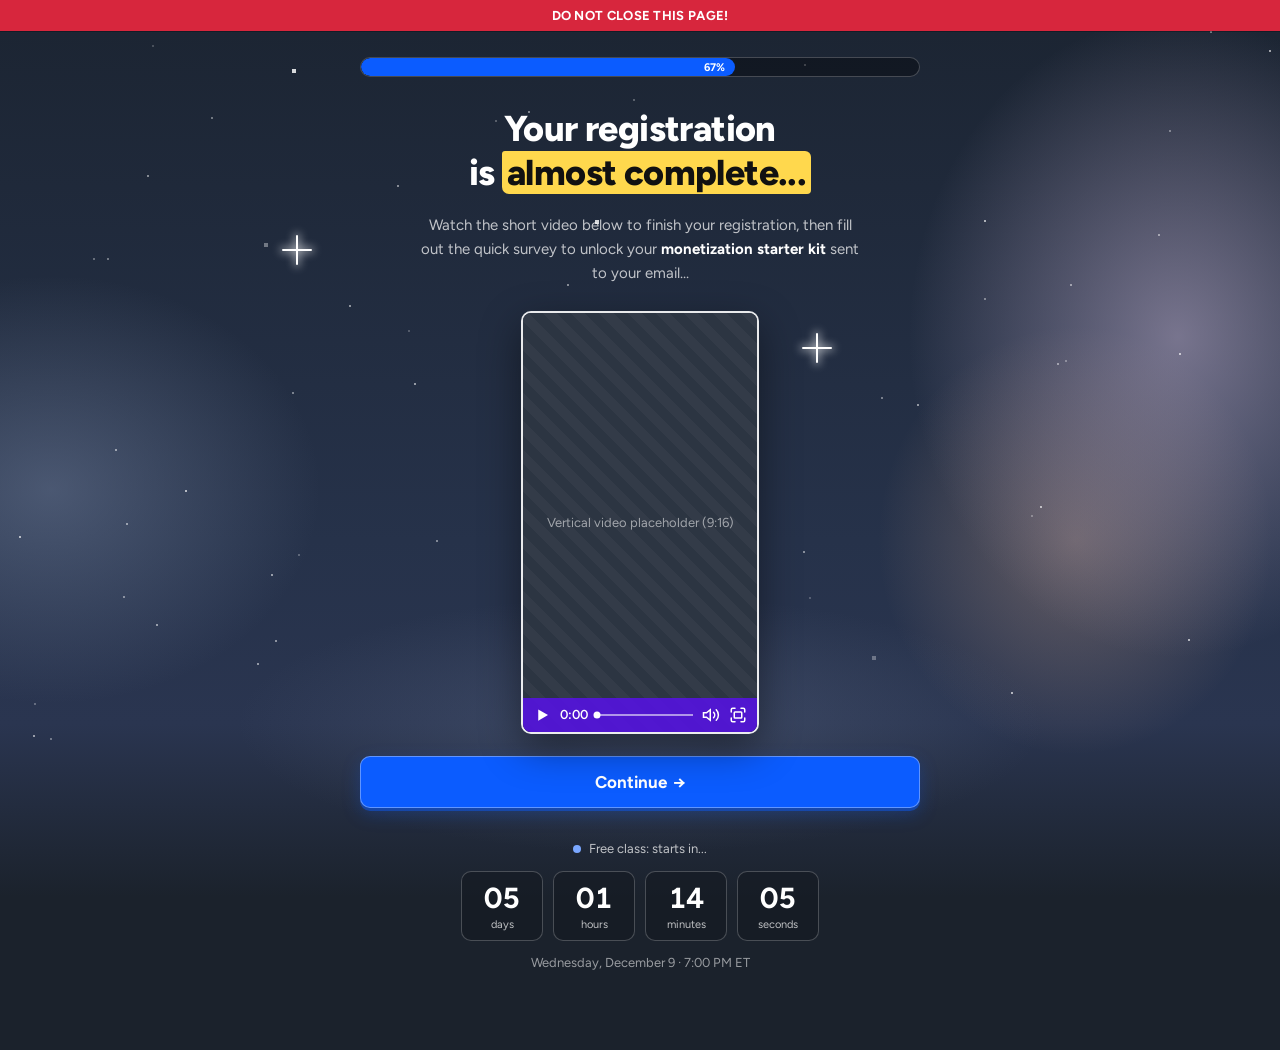
<file: regcomplete/index.html>
<!doctype html>
<html lang="en">
<head>
  <meta charset="utf-8" />
  <meta name="viewport" content="width=device-width, initial-scale=1" />
  <title>Online masterclass</title>
  <link rel="icon" type="image/png" href="../assets/favicon.png" />
  <link rel="preconnect" href="https://fonts.googleapis.com" />
  <link rel="preconnect" href="https://fonts.gstatic.com" crossorigin />
  <link href="https://fonts.googleapis.com/css2?family=Figtree:wght@400;500;600;700;800&display=swap" rel="stylesheet" />
  <link rel="stylesheet" href="../assets/funnel.css" />
  <style>
    /* ---------- Warning bar ---------- */
    .warning {
      position: sticky; top: 0; z-index: 50;
      background: var(--red);
      text-align: center; padding: 8px 16px;
      font-size: 13px; font-weight: 700; letter-spacing: .3px;
      box-shadow: 0 1px 0 rgba(0,0,0,.25);
    }
    .hero { min-height: calc(100vh - 34px); }
    .container { text-align: center; }

    h1 {
      margin-top: 30px;
      font-size: 36px; font-weight: 800; line-height: 1.22; letter-spacing: -0.6px;
    }
    .sub {
      margin: 18px auto 0; max-width: 440px;
      font-size: 15px; line-height: 1.6; color: var(--text-dim);
    }
    .sub strong { color: #fff; }

    /* ---------- Vertical video ---------- */
    .video {
      position: relative;
      width: 238px; aspect-ratio: 9 / 16; max-height: 424px;
      margin: 26px auto 0;
      border-radius: 10px; overflow: hidden;
      border: 2px solid rgba(255,255,255,.9);
      box-shadow: 0 14px 40px rgba(0,0,0,.45);
    }
    .ph {
      width: 100%; height: 100%;
      background:
        repeating-linear-gradient(45deg, transparent 0 10px, rgba(255,255,255,.03) 10px 20px),
        var(--placeholder);
      display: grid; place-items: center;
      color: var(--text-faint); font-size: 13px; padding: 12px;
    }
    .video-bar {
      position: absolute; left: 0; right: 0; bottom: 0;
      height: 34px; background: rgba(84, 20, 220, .92);
      display: flex; align-items: center; gap: 9px; padding: 0 10px;
      font-size: 13px; font-weight: 600;
    }
    .video-bar svg { width: 18px; height: 18px; flex-shrink: 0; }
    .video-track { flex: 1; height: 2px; background: rgba(255,255,255,.55); position: relative; }
    .video-track::before {
      content: ""; position: absolute; left: 0; top: 50%;
      width: 7px; height: 7px; border-radius: 50%; background: #fff;
      transform: translate(-50%, -50%);
    }

    @media (max-width: 480px) {
      h1 { font-size: 29px; }
      .sub { font-size: 14px; }
      .video { width: 210px; }
    }
  </style>
</head>
<body>

  <div class="warning">DO NOT CLOSE THIS PAGE!</div>

  <main class="hero">
    <div class="stars" id="stars" aria-hidden="true"></div>
    <div class="sparkle" style="left:22%;top:20%" aria-hidden="true"></div>
    <div class="sparkle" style="left:63%;top:30%;width:22px;height:22px" aria-hidden="true"></div>

    <div class="container">
      <div class="progress" role="progressbar" aria-valuenow="67" aria-valuemin="0" aria-valuemax="100">
        <div class="progress-fill" id="progress-fill"></div>
      </div>

      <h1>
        <span id="greeting">Your registration</span><br />
        is <span class="marker">almost complete...</span>
      </h1>
      <p class="sub">
        Watch the short video below to finish your registration, then fill out the quick survey to unlock your
        <strong>monetization starter kit</strong> sent to your email...
      </p>

      <div class="video">
        <div class="ph">Vertical video placeholder (9:16)</div>
        <div class="video-bar">
          <svg viewBox="0 0 24 24" fill="#fff"><path d="M7 4.5v15l13-7.5z"/></svg>
          <span>0:00</span>
          <div class="video-track"></div>
          <svg viewBox="0 0 24 24" fill="none" stroke="#fff" stroke-width="2" stroke-linecap="round"><path d="M11 5 6 9H2v6h4l5 4V5zM15.5 8.5a5 5 0 0 1 0 7M19 5a10 10 0 0 1 0 14"/></svg>
          <svg viewBox="0 0 24 24" fill="none" stroke="#fff" stroke-width="2" stroke-linecap="round"><path d="M3 8V5a2 2 0 0 1 2-2h3M16 3h3a2 2 0 0 1 2 2v3M21 16v3a2 2 0 0 1-2 2h-3M8 21H5a2 2 0 0 1-2-2v-3"/><rect x="7" y="8" width="10" height="8" rx="1"/></svg>
        </div>
      </div>

      <a class="btn-primary" id="continue" href="../survey/">Continue <span aria-hidden="true">→</span></a>

      <div class="starts-wrap">
        <div class="starts"><span class="dot"></span>Free class: starts in...</div>
        <div class="countdown">
          <div class="unit"><div class="unit-num" id="cd-d">00</div><div class="unit-label">days</div></div>
          <div class="unit"><div class="unit-num" id="cd-h">00</div><div class="unit-label">hours</div></div>
          <div class="unit"><div class="unit-num" id="cd-m">00</div><div class="unit-label">minutes</div></div>
          <div class="unit"><div class="unit-num" id="cd-s">00</div><div class="unit-label">seconds</div></div>
        </div>
        <p class="event-time" id="event-time"></p>
      </div>
    </div>
  </main>

  <script src="../assets/event.js"></script>
  <script src="../assets/funnel.js"></script>
  <script>
    const name = firstName();
    if (name) document.getElementById("greeting").textContent = `${name}, your registration`;
    document.getElementById("continue").href = funnelUrl("survey", name ? { name } : null);
    setProgress(67);
  </script>
</body>
</html>
</file>
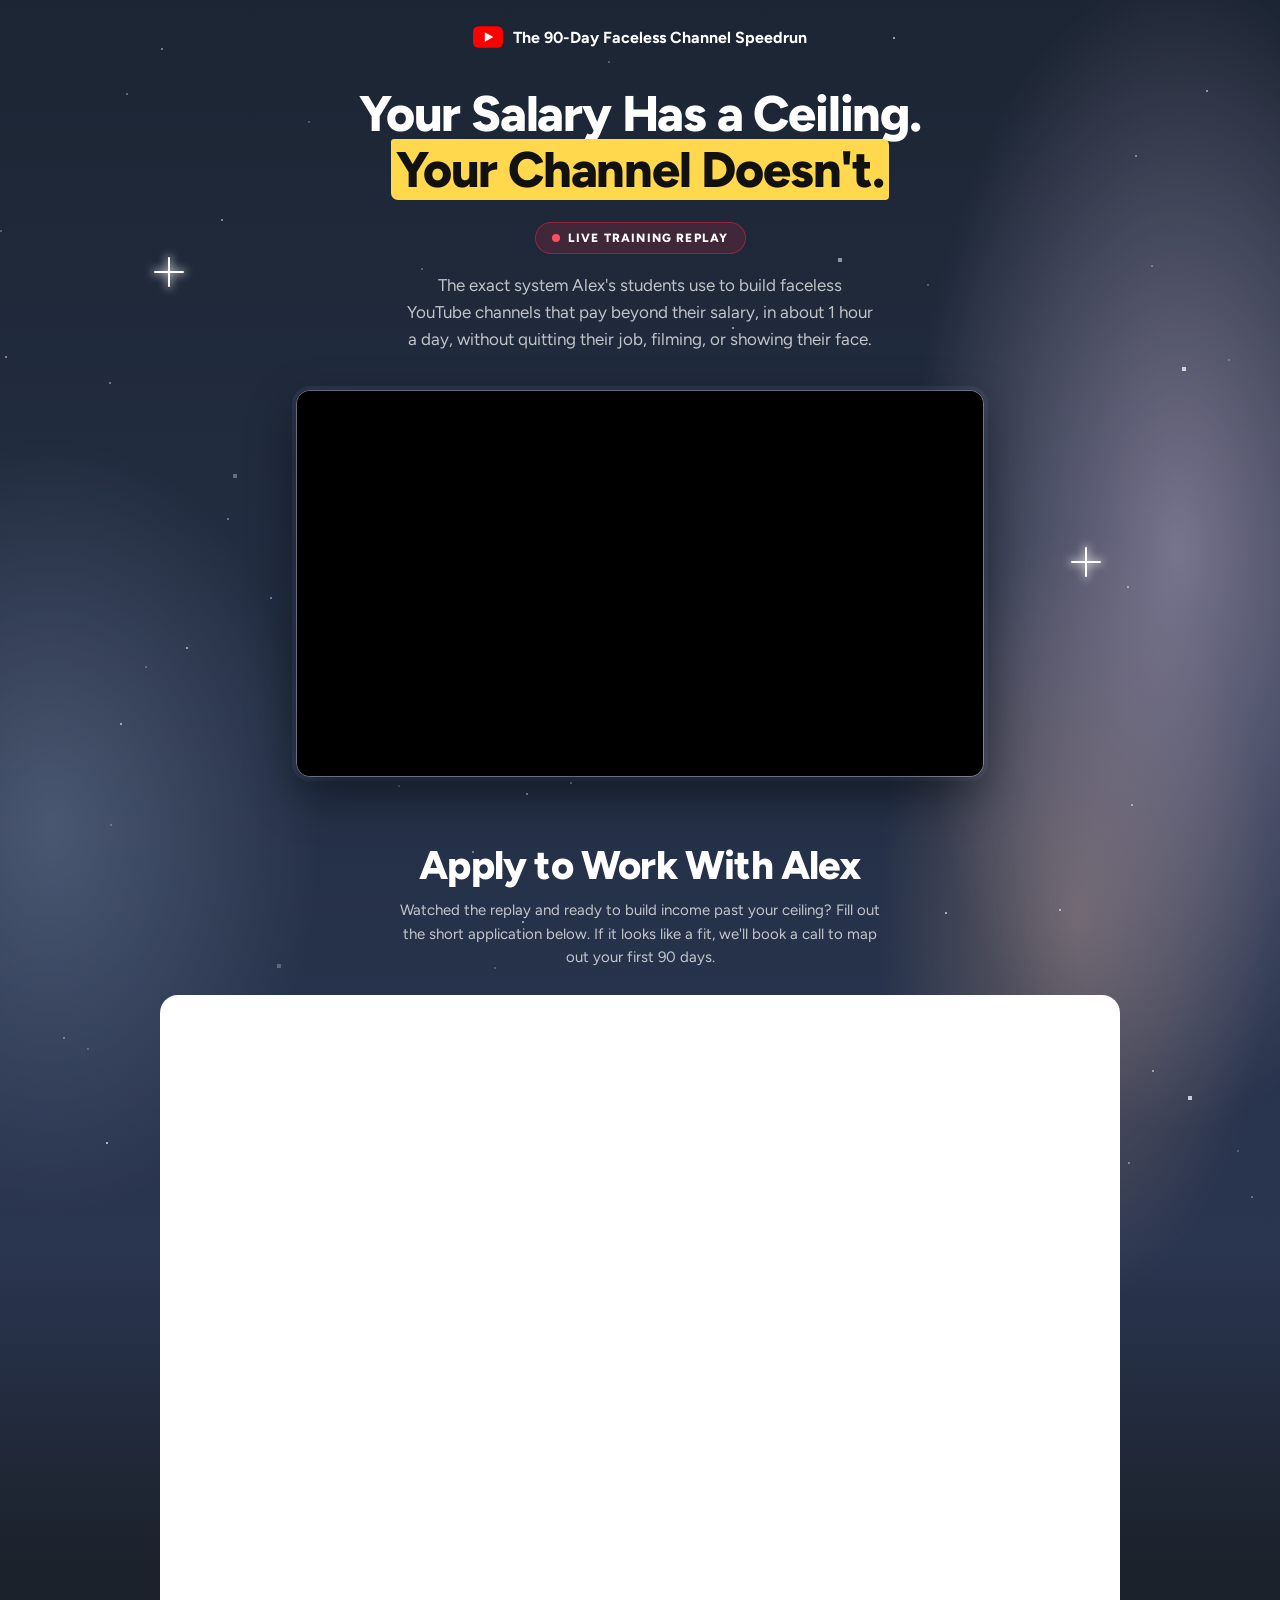
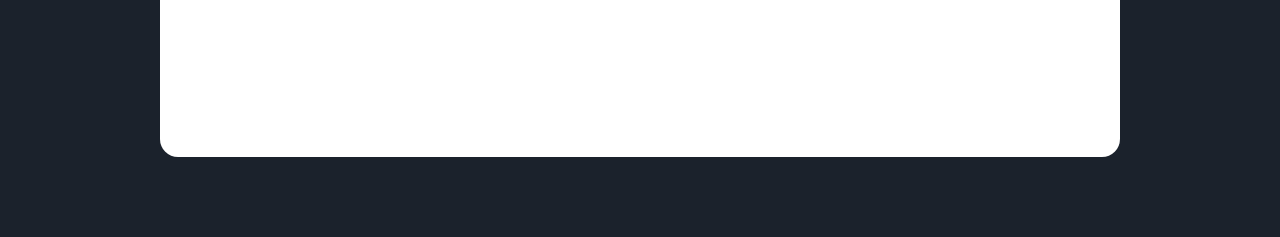
<file: replay/index.html>
<!doctype html>
<html lang="en">
<head>
  <meta charset="utf-8" />
  <meta name="viewport" content="width=device-width, initial-scale=1" />
  <title>Online masterclass</title>
  <link rel="icon" type="image/png" href="../assets/favicon.png" />
  <link rel="preconnect" href="https://fonts.googleapis.com" />
  <link rel="preconnect" href="https://fonts.gstatic.com" crossorigin />
  <link href="https://fonts.googleapis.com/css2?family=Figtree:ital,wght@0,400;0,500;0,600;0,700;0,800;1,800&display=swap" rel="stylesheet" />
  <link rel="stylesheet" href="../assets/funnel.css" />
  <style>
    .container { text-align: center; max-width: 720px; }

    .brand {
      display: inline-flex; align-items: center; gap: 10px;
      font-size: 16px; font-weight: 700;
    }
    .brand svg { width: 30px; height: 22px; }

    h1 {
      margin: 34px auto 0; max-width: 620px;
      font-size: 50px; font-weight: 800; line-height: 1.12; letter-spacing: -1.2px;
    }

    .pill {
      display: inline-flex; align-items: center; gap: 8px;
      margin-top: 24px; padding: 8px 16px;
      background: rgba(215, 38, 61, .18); border: 1px solid rgba(215, 38, 61, .55); border-radius: 999px;
      font-size: 12px; font-weight: 800; letter-spacing: 1.2px; text-transform: uppercase;
    }
    .pill .live-dot { width: 8px; height: 8px; border-radius: 50%; background: #ff4d5e; animation: pulse 1.6s ease-in-out infinite; }

    .sub { margin: 18px auto 0; max-width: 470px; font-size: 17px; line-height: 1.6; color: var(--text-dim); }

    /* ---------- Replay video ---------- */
    /* Same frame as the cards elsewhere in the funnel */
    .video {
      position: relative; margin-top: 36px;
      border: 1px solid rgba(255,255,255,.3); border-radius: 14px; overflow: hidden;
      box-shadow: 0 18px 48px rgba(0,0,0,.45), 0 0 0 4px rgba(156, 192, 255, .08);
    }
    /* vturb caps the player at 400px wide; let it fill the column.
       Its aspect ratio comes from the vturb dashboard (must be 56.25 for 16:9). */
    .video vturb-smartplayer { max-width: 100% !important; }

    /* ---------- Application ---------- */
    .apply { margin-top: 64px; }
    .apply h2 { font-size: 40px; font-weight: 800; letter-spacing: -0.8px; }
    .apply p { margin: 10px auto 0; max-width: 340px; font-size: 15px; line-height: 1.55; color: var(--text-dim); }
    .apply p { max-width: 480px; }
    /* Wider than the text column, up to 960px; Typeform fills the whole card */
    .apply-embed {
      position: relative; left: 50%; transform: translateX(-50%);
      width: min(960px, calc(100vw - 32px));
      margin-top: 26px; text-align: left;
      background: #fff; border: 1px solid var(--card-border); border-radius: 18px;
      overflow: hidden;
    }
    .apply-embed [data-tf-live] { height: 760px; }
    .apply-embed [data-tf-widget] { height: 100% !important; }

    @media (max-width: 560px) {
      .brand { font-size: 14px; }
      h1 { font-size: 34px; letter-spacing: -0.6px; }
      .sub { font-size: 15px; }
      .apply { margin-top: 48px; }
      .apply h2 { font-size: 30px; }
      .apply-embed [data-tf-live] { height: 640px; }
    }
  </style>
</head>
<body>
  <main class="hero">
    <div class="stars" id="stars" aria-hidden="true"></div>
    <div class="sparkle" style="left:12%;top:14%" aria-hidden="true"></div>
    <div class="sparkle" style="left:84%;top:30%;width:22px;height:22px" aria-hidden="true"></div>

    <div class="container">
      <div class="brand">
        <svg viewBox="0 0 28 20" aria-hidden="true"><rect width="28" height="20" rx="5" fill="#ff0000"/><path d="M11 5.5v9l8-4.5z" fill="#fff"/></svg>
        The 90-Day Faceless Channel Speedrun
      </div>

      <h1>Your Salary Has a Ceiling. <span class="marker">Your Channel Doesn't.</span></h1>

      <div class="pill"><span class="live-dot"></span>Live training replay</div>

      <p class="sub">
        The exact system Alex's students use to build faceless YouTube channels that pay beyond their salary,
        in about 1 hour a day, without quitting their job, filming, or showing their face.
      </p>

      <div class="video">
        <vturb-smartplayer id="vid-6abec4ba60218bc6eafaa4c6" style="display: block; margin: 0 auto; width: 100%;"><div class="vturb-player-placeholder" style="position: relative; width: 100%; padding: 56.25% 0 0; z-index: 0; background-color: black;"></div></vturb-smartplayer>
      </div>

      <section class="apply" id="apply">
        <h2>Apply to Work With Alex</h2>
        <p>Watched the replay and ready to build income past your ceiling? Fill out the short application below. If it looks like a fit, we'll book a call to map out your first 90 days.</p>
        <div class="apply-embed">
          <div data-tf-live="01KJNGR3ERP7Q2N30KJ0ETHWPW"></div>
        </div>
      </section>
    </div>
  </main>

  <script src="../assets/event.js"></script>
  <script src="../assets/funnel.js"></script>
  <!-- Replay player (vturb) -->
  <script type="text/javascript">
    // vturb's saved settings store the video ratio as 56.25 where the player expects
    // a fraction (0.5625) and multiplies by 100, so it renders a 5625%-tall black box.
    // They also mark this 16:9 video as vertical (400px wide). Catch the settings as the
    // loader hands them over and normalise them from the video's own ratio.
    (function () {
      var el = document.getElementById("vid-6abec4ba60218bc6eafaa4c6");
      var vturbStart;
      Object.defineProperty(el, "start", {
        configurable: true,
        set: function (fn) { vturbStart = fn; },
        get: function () {
          return function (config) {
            var raw = config.video && config.video.aspectRatio;
            var pct = !raw ? 56.25 : raw > 5 ? raw : raw * 100; // height as % of width
            config.video.aspectRatio = pct / 100;
            config.playerInit.aspectRatio = pct;
            config.playerInit.verticalVideo = pct > 100;
            if (pct <= 100) el.style.maxWidth = "";
            var thumb = el.querySelector(".thumbnail");
            if (thumb) thumb.style.padding = pct + "% 0 0";
            return vturbStart.call(el, config);
          };
        },
      });
    })();

    var s = document.createElement("script");
    s.src = "https://scripts.converteai.net/3b9d5e0c-cdfa-409b-9c8d-b0d07c3dcb14/players/6abec4ba60218bc6eafaa4c6/v4/player.js";
    s.async = true;
    document.head.appendChild(s);
  </script>
  <!-- Application form (Typeform) -->
  <script src="https://embed.typeform.com/next/embed.js"></script>
</body>
</html>
</file>
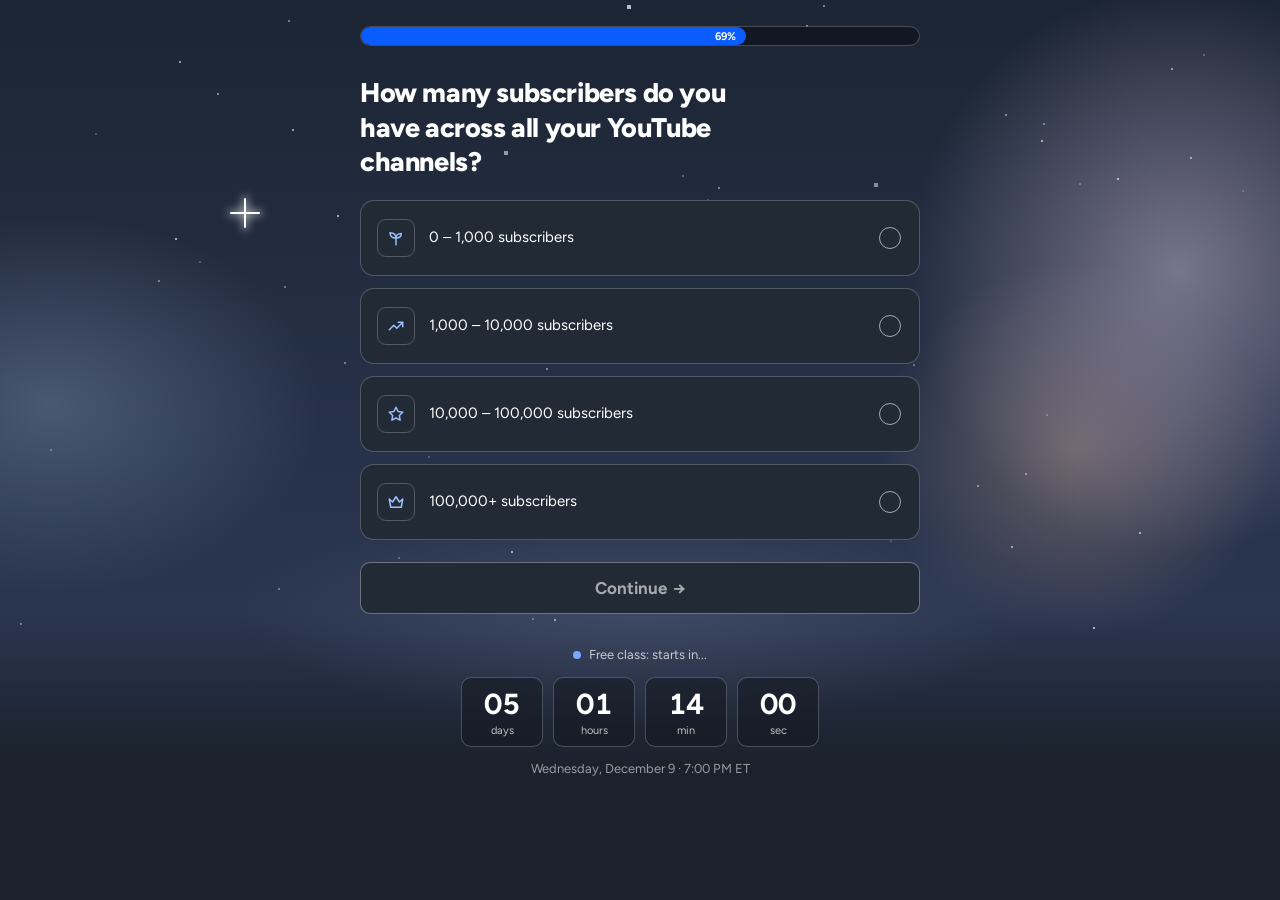
<file: survey/index.html>
<!doctype html>
<html lang="en">
<head>
  <meta charset="utf-8" />
  <meta name="viewport" content="width=device-width, initial-scale=1" />
  <title>Online masterclass</title>
  <link rel="icon" type="image/png" href="../assets/favicon.png" />
  <link rel="preconnect" href="https://fonts.googleapis.com" />
  <link rel="preconnect" href="https://fonts.gstatic.com" crossorigin />
  <link href="https://fonts.googleapis.com/css2?family=Figtree:wght@400;500;600;700;800&display=swap" rel="stylesheet" />
  <link rel="stylesheet" href="../assets/funnel.css" />
  <style>
    .step { margin-top: 30px; animation: fade-in .35s ease; }
    @keyframes fade-in { from { opacity: 0; transform: translateY(8px); } }

    h1 { font-size: 27px; font-weight: 800; line-height: 1.28; letter-spacing: -0.4px; max-width: 420px; }
    h1.wide { max-width: none; }
    .note { margin-top: 8px; font-size: 14px; line-height: 1.5; color: var(--text-dim); }

    /* ---------- Answer cards ---------- */
    .options { display: grid; gap: 12px; margin-top: 20px; }
    .option {
      display: flex; align-items: center; gap: 14px;
      width: 100%; min-height: 76px; padding: 14px 18px 14px 16px;
      background: var(--card); text-align: left;
      border: 1px solid var(--card-border); border-radius: 14px;
      font-size: 15px; line-height: 1.4;
      transition: border-color .15s, background .15s;
    }
    .option:hover { border-color: rgba(255,255,255,.45); }
    .option[aria-checked="true"] { border-color: var(--accent); background: #26324a; }
    .option-icon {
      width: 38px; height: 38px; flex-shrink: 0;
      display: grid; place-items: center;
      border: 1px solid var(--card-border); border-radius: 9px;
      color: var(--accent);
    }
    .option-icon svg { width: 18px; height: 18px; }
    .option-label { flex: 1; }
    .check {
      width: 22px; height: 22px; flex-shrink: 0;
      border: 1.5px solid rgba(255,255,255,.6); border-radius: 50%;
      display: grid; place-items: center;
      transition: background .15s, border-color .15s;
    }
    .multi .check { border-radius: 5px; width: 20px; height: 20px; }
    .option[aria-checked="true"] .check { background: var(--accent); border-color: var(--accent); }
    .option[aria-checked="true"] .check::after {
      content: ""; width: 9px; height: 5px; margin-top: -2px;
      border-left: 2px solid #1b222c; border-bottom: 2px solid #1b222c;
      transform: rotate(-45deg);
    }

    /* ---------- Testimonial step ---------- */
    .proof {
      margin-top: 20px; padding: 18px;
      background: var(--card); border: 1px solid rgba(255,255,255,.4); border-radius: 18px;
    }
    .proof-head { display: flex; gap: 14px; align-items: flex-start; min-height: 58px; }
    .avatar {
      width: 48px; height: 48px; border-radius: 50%; flex-shrink: 0;
      background: linear-gradient(135deg, #3b4a66, #5a3f7a);
      display: grid; place-items: center; font-weight: 700; font-size: 18px;
    }
    .proof-name { font-weight: 700; font-size: 16px; }
    .proof-text { font-size: 14px; line-height: 1.5; color: var(--text-dim); margin-top: 3px; }
    .proof-img {
      margin-top: 14px; height: 340px;
      background: #0b0d11; border: 1px solid rgba(255,255,255,.18); border-radius: 12px;
      overflow: hidden;
    }
    .proof-img img { width: 100%; height: 100%; object-fit: contain; }
    .proof-nav { display: flex; align-items: center; justify-content: space-between; margin-top: 16px; }
    .dots { display: flex; gap: 10px; padding-left: 4px; }
    .dots span { width: 6px; height: 6px; border-radius: 3px; background: rgba(255,255,255,.35); transition: width .2s, background .2s; }
    .dots span.on { width: 18px; background: var(--accent); }
    .arrows { display: flex; gap: 10px; }
    .nav-btn {
      width: 44px; height: 44px; border-radius: 10px;
      background: transparent; border: 1px solid rgba(255,255,255,.4);
      display: grid; place-items: center;
    }
    .nav-btn:disabled { opacity: .35; cursor: default; }

    /* ---------- Done ---------- */

    @media (max-width: 480px) {
      h1 { font-size: 23px; }
      .option { min-height: 68px; font-size: 14px; }
      .proof-img { height: 260px; }
    }
  </style>
</head>
<body>
  <main class="hero">
    <div class="stars" id="stars" aria-hidden="true"></div>
    <div class="sparkle" style="left:18%;top:22%" aria-hidden="true"></div>

    <div class="container">
      <div class="progress" role="progressbar" aria-valuemin="0" aria-valuemax="100">
        <div class="progress-fill" id="progress-fill"></div>
      </div>

      <div id="step"></div>

      <button class="btn-primary" id="continue" disabled>Continue <span aria-hidden="true">→</span></button>

      <div class="starts-wrap" id="starts">
        <div class="starts"><span class="dot"></span>Free class: starts in...</div>
        <div class="countdown">
          <div class="unit"><div class="unit-num" id="cd-d">00</div><div class="unit-label">days</div></div>
          <div class="unit"><div class="unit-num" id="cd-h">00</div><div class="unit-label">hours</div></div>
          <div class="unit"><div class="unit-num" id="cd-m">00</div><div class="unit-label">min</div></div>
          <div class="unit"><div class="unit-num" id="cd-s">00</div><div class="unit-label">sec</div></div>
        </div>
        <p class="event-time" id="event-time"></p>
      </div>
    </div>
  </main>

  <script src="../assets/event.js"></script>
  <script src="../assets/funnel.js"></script>
  <script src="../assets/sheet.js"></script>
  <script>
    // ---- Icons (inline SVG, stroke = currentColor) ----
    const svg = d => `<svg viewBox="0 0 24 24" fill="none" stroke="currentColor" stroke-width="2" stroke-linecap="round" stroke-linejoin="round">${d}</svg>`;
    const ICONS = {
      sprout: svg('<path d="M12 21v-9M12 12C12 8 9 5 4 5c0 4 3 7 8 7zM12 12c0-3 2.5-6 7-6 0 3.5-2.5 6-7 6z"/>'),
      trend: svg('<path d="m3 17 6-6 4 4 8-8M15 7h6v6"/>'),
      star: svg('<path d="m12 3 2.8 5.7 6.2.9-4.5 4.4 1 6.2L12 17.3 6.5 20.2l1-6.2L3 9.6l6.2-.9z"/>'),
      crown: svg('<path d="m3 8 4.5 4L12 5l4.5 7L21 8l-2 11H5z"/>'),
      noVideo: svg('<path d="M2 2l20 20M10.7 6H14a2 2 0 0 1 2 2v3.3l1 1L22 8v8M16 16a2 2 0 0 1-2 2H4a2 2 0 0 1-2-2V8a2 2 0 0 1 2-2h2"/>'),
      video: svg('<path d="m22 8-6 4 6 4zM2 8a2 2 0 0 1 2-2h10a2 2 0 0 1 2 2v8a2 2 0 0 1-2 2H4a2 2 0 0 1-2-2z"/>'),
      flame: svg('<path d="M12 22c4 0 7-2.8 7-7 0-4-3-6.5-4-10-2 1.5-3 3.5-3 5.5C10.5 9 9.5 8 9 6.5 6.5 9 5 11.5 5 15c0 4.2 3 7 7 7z"/>'),
      camera: svg('<path d="M4 7h3l2-3h6l2 3h3a1 1 0 0 1 1 1v11a1 1 0 0 1-1 1H4a1 1 0 0 1-1-1V8a1 1 0 0 1 1-1z"/><circle cx="12" cy="13" r="3.5"/>'),
      pause: svg('<path d="M9 5v14M15 5v14"/>'),
      play: svg('<rect x="2" y="4" width="20" height="16" rx="4"/><path d="m10 9 5 3-5 3z"/>'),
      dollar: svg('<path d="M12 2v20M17 6H9.5a3.5 3.5 0 0 0 0 7h5a3.5 3.5 0 0 1 0 7H6"/>'),
      rocket: svg('<path d="M5 15c-1.5 1.3-2 5-2 5s3.7-.5 5-2M14.5 4.5C17 2 22 2 22 2s0 5-2.5 7.5L12 17l-5-5zM9 12H4l3-4h5M12 15v5l4-3v-5"/>'),
      gear: svg('<circle cx="12" cy="12" r="3"/><path d="M12 2v3M12 19v3M4.2 4.2l2.1 2.1M17.7 17.7l2.1 2.1M2 12h3M19 12h3M4.2 19.8l2.1-2.1M17.7 6.3l2.1-2.1"/>'),
      list: svg('<path d="M9 6h12M9 12h12M9 18h12M4 6l1 1 2-2M4 12l1 1 2-2M4 18l1 1 2-2"/>'),
      hourglass: svg('<path d="M6 2h12M6 22h12M7 2c0 5 10 5 10 10S7 17 7 22M17 2c0 5-10 5-10 10s10 5 10 10"/>'),
      search: svg('<circle cx="11" cy="11" r="7"/><path d="m20 20-4-4"/>'),
      person: svg('<circle cx="12" cy="7" r="4"/><path d="M5 21a7 7 0 0 1 14 0"/>'),
      laptop: svg('<rect x="4" y="5" width="16" height="11" rx="1"/><path d="M2 19h20"/>'),
      building: svg('<rect x="5" y="3" width="14" height="18" rx="1"/><path d="M9 7h2M13 7h2M9 11h2M13 11h2M9 15h2M13 15h2"/>'),
      couch: svg('<path d="M4 11V8a2 2 0 0 1 2-2h12a2 2 0 0 1 2 2v3M2 13a2 2 0 0 1 4 0v2h12v-2a2 2 0 0 1 4 0v5H2zM5 18v2M19 18v2"/>'),
      briefcase: svg('<rect x="3" y="7" width="18" height="13" rx="2"/><path d="M9 7V5a1 1 0 0 1 1-1h4a1 1 0 0 1 1 1v2M3 13h18"/>'),
      ban: svg('<circle cx="12" cy="12" r="9"/><path d="m5.6 5.6 12.8 12.8"/>'),
      yes: svg('<circle cx="12" cy="12" r="9"/><path d="m8 12 3 3 5-6"/>'),
      no: svg('<circle cx="12" cy="12" r="9"/><path d="m9 9 6 6M15 9l-6 6"/>'),
    };

    // ---- Survey steps: edit questions and answers here ----
    // type "single" = pick one, "multi" = pick any, "proof" = testimonial carousel
    // `column` = the header of that question's column in the Google Sheet
    const STEPS = [
      { id: "subscribers", column: "How many subs", progress: 69, type: "single",
        question: "How many subscribers do you have across all your YouTube channels?",
        options: [["sprout", "0 – 1,000 subscribers"], ["trend", "1,000 – 10,000 subscribers"], ["star", "10,000 – 100,000 subscribers"], ["crown", "100,000+ subscribers"]] },
      { id: "uploaded", column: "Uploaded yet?", progress: 71, type: "single",
        question: "Have you uploaded any videos to YouTube yet?",
        options: [["noVideo", "No, I haven't uploaded anything yet."], ["video", "Yes, I've uploaded at least one video."]] },
      { id: "per_week", column: "Vids per week?", progress: 74, type: "single",
        question: "How many videos are you uploading each week right now?",
        options: [["flame", "4+ a week, I'm consistent"], ["camera", "1–3 videos a week"], ["pause", "0 a week, I'm not uploading right now"]] },
      { id: "proof", progress: 76, type: "proof",
        question: "You're in the right place.",
        note: "Here are a few students who joined this same workshop and went on to build a real YouTube income with faceless channels:",
        slides: [
          { name: "Felix", text: "$12k USD / month from his faceless channels", image: "../assets/felix-revenue.jpg" },
          { name: "Gabriel", text: "$7.9k / month", image: "../assets/students/gabriel.jpg" },
          { name: "Shani", text: "$6,691 in a single day", image: "../assets/students/shani.jpg" },
        ] },
      { id: "help_with", column: "Most help?", progress: 78, type: "multi",
        question: "What do you want the MOST help with right now?",
        note: "Select all that apply",
        options: [["play", "Launching my first faceless channel"], ["dollar", "Getting monetized in the YouTube Partner Program"], ["rocket", "Scaling a channel that's already growing"], ["gear", "Automating my channel with editors and systems"]] },
      { id: "priority", column: "Priority?", progress: 81, type: "single",
        question: "How much of a priority is building a YouTube income for you right now?",
        options: [["flame", "I'm ready to go all-in ASAP"], ["list", "It's in my top 3 priorities and I'm working on it"], ["hourglass", "I want it, but it's not a priority yet"], ["search", "I'm just exploring the idea for now"]] },
      { id: "job", column: "Job?", progress: 83, type: "single",
        question: "Do you currently have a job?",
        options: [["person", "Yes, I have a job"], ["laptop", "I'm a freelancer"], ["building", "I own a business"], ["couch", "No, I don't have a job"]] },
      // notQualified: indexes of answers that send the person to /completeformnot
      { id: "income_goal", column: "Monthly income?", progress: 85, type: "single", notQualified: [0],
        question: "How much would it take each month to replace your current income?",
        options: [["sprout", "$0 – $1,000 / month"], ["trend", "$1,000 – $5,000 / month"], ["briefcase", "$5,000 – $10,000 / month"], ["crown", "$10,000+ / month"]] },
      { id: "bought_course", column: "Online program before?", progress: 90, type: "single",
        question: "Have you ever bought an online program or course?",
        options: [["yes", "Yes"], ["no", "No"]] },
    ];

    // ---- Survey engine ----
    const stepEl = document.getElementById("step");
    const continueBtn = document.getElementById("continue");
    const answers = {};
    let index = 0;

    function renderStep() {
      const step = STEPS[index];
      setProgress(step.progress);
      continueBtn.disabled = step.type !== "proof";
      continueBtn.innerHTML = `${index === STEPS.length - 1 ? "Finish" : "Continue"} <span aria-hidden="true">→</span>`;

      const head = `
        <h1 class="${step.wide ? "wide" : ""}">${step.question}</h1>
        ${step.note ? `<p class="note">${step.note}</p>` : ""}`;

      if (step.type === "proof") {
        stepEl.innerHTML = `<section class="step">${head}<div class="proof" id="proof"></div></section>`;
        renderProof(step.slides, 0);
        return;
      }

      stepEl.innerHTML = `
        <section class="step">
          ${head}
          <div class="options ${step.type}" role="${step.type === "multi" ? "group" : "radiogroup"}">
            ${step.options.map(([icon, label], i) => `
              <button class="option" role="${step.type === "multi" ? "checkbox" : "radio"}" aria-checked="false" data-i="${i}">
                <span class="option-icon">${ICONS[icon]}</span>
                <span class="option-label">${label}</span>
                <span class="check"></span>
              </button>`).join("")}
          </div>
        </section>`;

      stepEl.querySelectorAll(".option").forEach(opt => {
        opt.addEventListener("click", () => {
          if (step.type === "single") {
            stepEl.querySelectorAll(".option").forEach(o => o.setAttribute("aria-checked", "false"));
            opt.setAttribute("aria-checked", "true");
          } else {
            opt.setAttribute("aria-checked", opt.getAttribute("aria-checked") === "true" ? "false" : "true");
          }
          const picked = [...stepEl.querySelectorAll('.option[aria-checked="true"]')].map(o => step.options[o.dataset.i][1]);
          answers[step.id] = step.type === "single" ? picked[0] : picked;
          continueBtn.disabled = picked.length === 0;
        });
      });
    }

    function renderProof(slides, i) {
      const s = slides[i];
      document.getElementById("proof").innerHTML = `
        <div class="proof-head">
          <div class="avatar">${s.name.charAt(0)}</div>
          <div><div class="proof-name">${s.name}</div><div class="proof-text">${s.text}</div></div>
        </div>
        <div class="proof-img"><img src="${s.image}" alt="${s.name} result screenshot" /></div>
        <div class="proof-nav">
          <div class="dots">${slides.map((_, j) => `<span class="${j === i ? "on" : ""}"></span>`).join("")}</div>
          <div class="arrows">
            <button class="nav-btn" id="proof-prev" aria-label="Previous" ${i === 0 ? "disabled" : ""}>
              <svg width="16" height="16" viewBox="0 0 24 24" fill="none" stroke="currentColor" stroke-width="2.5" stroke-linecap="round"><path d="M15 18l-6-6 6-6"/></svg>
            </button>
            <button class="nav-btn" id="proof-next" aria-label="Next" ${i === slides.length - 1 ? "disabled" : ""}>
              <svg width="16" height="16" viewBox="0 0 24 24" fill="none" stroke="currentColor" stroke-width="2.5" stroke-linecap="round"><path d="M9 18l6-6-6-6"/></svg>
            </button>
          </div>
        </div>`;
      document.getElementById("proof-prev").onclick = () => renderProof(slides, i - 1);
      document.getElementById("proof-next").onclick = () => renderProof(slides, i + 1);
    }

    function finish() {
      // Keys must match the Google Sheet's column headers exactly
      const lead = loadLead();
      const row = { Name: lead.Name || "", Email: lead.Email || "", Ph: lead.Phone || "" };
      STEPS.forEach(step => { if (step.id in answers) row[step.column] = answers[step.id]; });
      sendToSheet("Survey", row);
      setProgress(100);
      continueBtn.disabled = true;

      const qualified = !STEPS.some(step => step.notQualified &&
        step.notQualified.some(i => answers[step.id] === step.options[i][1]));
      const name = firstName();
      location.href = funnelUrl(qualified ? "completeformqualified" : "completeformnot", name ? { name } : null);
    }

    continueBtn.addEventListener("click", () => {
      if (index === STEPS.length - 1) return finish();
      index++;
      renderStep();
      window.scrollTo({ top: 0, behavior: "smooth" });
    });

    renderStep();
  </script>
</body>
</html>
</file>
<file: assets/funnel.css>
/* Shared styles for the post-registration funnel pages (/regcomplete, /survey) */
:root {
  --bg: #1b222c;
  --sky-top: #1c2533;
  --sky-mid: #26324a;
  --card: #222a35;
  --card-border: rgba(255, 255, 255, 0.22);
  --text: #ffffff;
  --text-dim: rgba(255, 255, 255, 0.72);
  --text-faint: rgba(255, 255, 255, 0.55);
  --blue: #0b5cff;
  --blue-dark: #0846c7;
  --accent: #9cc0ff;
  --red: #d7263d;
  --yellow: #ffd84d;
  --placeholder: #2c3542;
}

* { box-sizing: border-box; margin: 0; padding: 0; }
body {
  font-family: "Figtree", system-ui, -apple-system, sans-serif;
  color: var(--text);
  background: var(--bg);
  -webkit-font-smoothing: antialiased;
  overflow-x: hidden;
  min-height: 100vh;
}
button { font: inherit; color: inherit; cursor: pointer; }

/* ---------- Sky background (matches the landing page) ---------- */
.hero {
  position: relative;
  min-height: 100vh;
  background:
    radial-gradient(ellipse 30% 45% at 92% 30%, rgba(190, 175, 205, 0.55), transparent 70%),
    radial-gradient(ellipse 22% 30% at 84% 50%, rgba(220, 175, 150, 0.35), transparent 70%),
    radial-gradient(ellipse 30% 30% at 4% 45%, rgba(120, 135, 165, 0.45), transparent 70%),
    radial-gradient(ellipse 45% 18% at 50% 68%, rgba(110, 125, 155, 0.30), transparent 70%),
    linear-gradient(180deg, var(--sky-top) 0%, var(--sky-mid) 50%, #2a3550 68%, var(--bg) 85%);
  overflow: hidden;
  padding-bottom: 80px;
}
.stars { position: absolute; inset: 0; pointer-events: none; }
.star { position: absolute; border-radius: 50%; background: #fff; }
.sparkle { position: absolute; width: 30px; height: 30px; pointer-events: none; }
.sparkle::before, .sparkle::after {
  content: ""; position: absolute; left: 50%; top: 50%;
  background: #fff; transform: translate(-50%, -50%);
  border-radius: 2px; box-shadow: 0 0 8px 2px rgba(255,255,255,.5);
}
.sparkle::before { width: 2px; height: 30px; }
.sparkle::after { width: 30px; height: 2px; }

.container {
  position: relative; z-index: 1;
  max-width: 592px; margin: 0 auto; padding: 26px 16px 0;
}

/* ---------- Progress ---------- */
.progress {
  height: 20px; border-radius: 999px;
  background: rgba(10, 14, 20, .55);
  border: 1px solid rgba(255,255,255,.22);
  overflow: hidden;
}
.progress-fill {
  height: 100%; width: 0; min-width: 44px;
  background: var(--blue);
  border-radius: 999px;
  display: flex; align-items: center; justify-content: flex-end;
  padding-right: 10px;
  font-size: 11px; font-weight: 700;
  transition: width .8s cubic-bezier(.2,.8,.2,1);
}

.marker {
  color: #111; background: var(--yellow);
  padding: 0 5px; border-radius: 3px 6px 4px 7px;
  box-decoration-break: clone; -webkit-box-decoration-break: clone;
}

/* ---------- Primary button ---------- */
.btn-primary {
  display: flex; align-items: center; justify-content: center; gap: 6px;
  width: 100%; height: 52px; margin-top: 22px;
  background: var(--blue); color: #fff; text-decoration: none;
  border: 1px solid rgba(255,255,255,.35); border-radius: 10px;
  font-size: 17px; font-weight: 700;
  box-shadow: 0 3px 0 rgba(11, 92, 255, .45), 0 6px 18px rgba(11, 92, 255, .25);
  transition: background .15s, transform .05s, color .15s, box-shadow .15s;
}
.btn-primary[hidden] { display: none; }
.btn-primary:hover:not(:disabled) { background: var(--blue-dark); }
.btn-primary:active:not(:disabled) { transform: translateY(1px); }
.btn-primary:disabled {
  background: var(--card); color: rgba(255,255,255,.6);
  box-shadow: none; cursor: default;
}

/* ---------- Countdown ---------- */
.starts-wrap { text-align: center; margin-top: 30px; }
.starts {
  display: inline-flex; align-items: center; gap: 8px;
  font-size: 13px; color: var(--text-dim);
}
.dot {
  width: 8px; height: 8px; border-radius: 50%; background: #7aa7ff;
  animation: pulse 1.6s ease-in-out infinite;
}
@keyframes pulse { 50% { opacity: .35; } }
.countdown { display: flex; justify-content: center; gap: 10px; margin-top: 14px; }
.unit {
  width: 82px; padding: 10px 0 9px; text-align: center;
  background: rgba(20, 26, 34, .6);
  border: 1px solid rgba(255,255,255,.22); border-radius: 10px;
}
.unit-num { font-size: 29px; font-weight: 700; line-height: 1.1; font-variant-numeric: tabular-nums; }
.unit-label { font-size: 11px; color: var(--text-dim); margin-top: 4px; }
.event-time { margin-top: 14px; font-size: 13px; color: var(--text-faint); }

@media (max-width: 480px) {
  .sparkle { display: none; }
  .unit { width: 68px; }
  .unit-num { font-size: 24px; }
}
</file>
<file: assets/complete.css>
/* Shared by the survey result pages (/completeformqualified, /completeformnot). Loads after funnel.css. */
.container { text-align: center; }

h1 {
  margin-top: 30px;
  font-size: 34px; font-weight: 800; line-height: 1.25; letter-spacing: -0.4px;
  text-transform: uppercase;
}

/* ---------- Video ---------- */
.video {
  margin: 28px auto 0; border-radius: 12px; overflow: hidden;
  border: 1px solid rgba(255,255,255,.35);
  box-shadow: 0 16px 40px rgba(0,0,0,.45);
  text-align: left;
}
.video-head {
  background: rgba(84, 20, 220, .92);
  padding: 10px 14px; text-align: center;
  font-size: 14px; font-weight: 700;
}
.video-body { position: relative; aspect-ratio: 16 / 9; }
.ph {
  width: 100%; height: 100%;
  background:
    repeating-linear-gradient(45deg, transparent 0 10px, rgba(255,255,255,.03) 10px 20px),
    var(--placeholder);
  display: flex; align-items: flex-end; justify-content: center; padding-bottom: 14px;
  color: var(--text-faint); font-size: 13px;
}
.play {
  position: absolute; left: 50%; top: 50%; transform: translate(-50%, -50%);
  width: 92px; height: 60px; border-radius: 8px; border: 0;
  background: rgba(84, 20, 220, .92);
  display: grid; place-items: center;
}
.play svg { width: 24px; height: 24px; }

/* ---------- Steps ---------- */
.next {
  margin-top: 34px;
  font-size: 19px; font-weight: 700;
}
.next .marker { font-weight: 800; }
.steps { display: grid; gap: 16px; margin-top: 20px; }
.step-card {
  background: var(--card); border: 1px solid var(--card-border); border-radius: 18px;
  padding: 28px 26px 26px;
}
.step-title { font-size: 18px; font-weight: 800; line-height: 1.35; text-transform: uppercase; }
.step-num { color: var(--yellow); }
.step-text { margin: 10px auto 0; max-width: 470px; font-size: 15px; line-height: 1.6; color: var(--text-dim); }
.step-when { margin-top: 12px; font-size: 14px; font-weight: 700; }
.step-card .btn-primary { width: auto; display: inline-flex; padding: 0 30px; margin-top: 20px; }
.step-card .btn-primary svg, .btn-outline svg { width: 18px; height: 18px; flex-shrink: 0; }

.btn-row { display: flex; gap: 10px; justify-content: center; flex-wrap: wrap; margin-top: 20px; }
.btn-row .btn-primary { margin-top: 0; }
.btn-outline {
  display: inline-flex; align-items: center; justify-content: center; gap: 8px;
  height: 52px; padding: 0 24px;
  border: 1px solid rgba(255,255,255,.4); border-radius: 10px;
  color: #fff; text-decoration: none; font-size: 15px; font-weight: 700;
  background: transparent;
  transition: background .15s;
}
.btn-outline:hover { background: rgba(255,255,255,.06); }

@media (max-width: 480px) {
  h1 { font-size: 26px; }
  .next { font-size: 17px; }
  .step-card { padding: 22px 16px; }
  .step-title { font-size: 16px; }
  .btn-row .btn-primary, .btn-row .btn-outline { width: 100%; }
  .play { width: 70px; height: 46px; }
}
</file>
